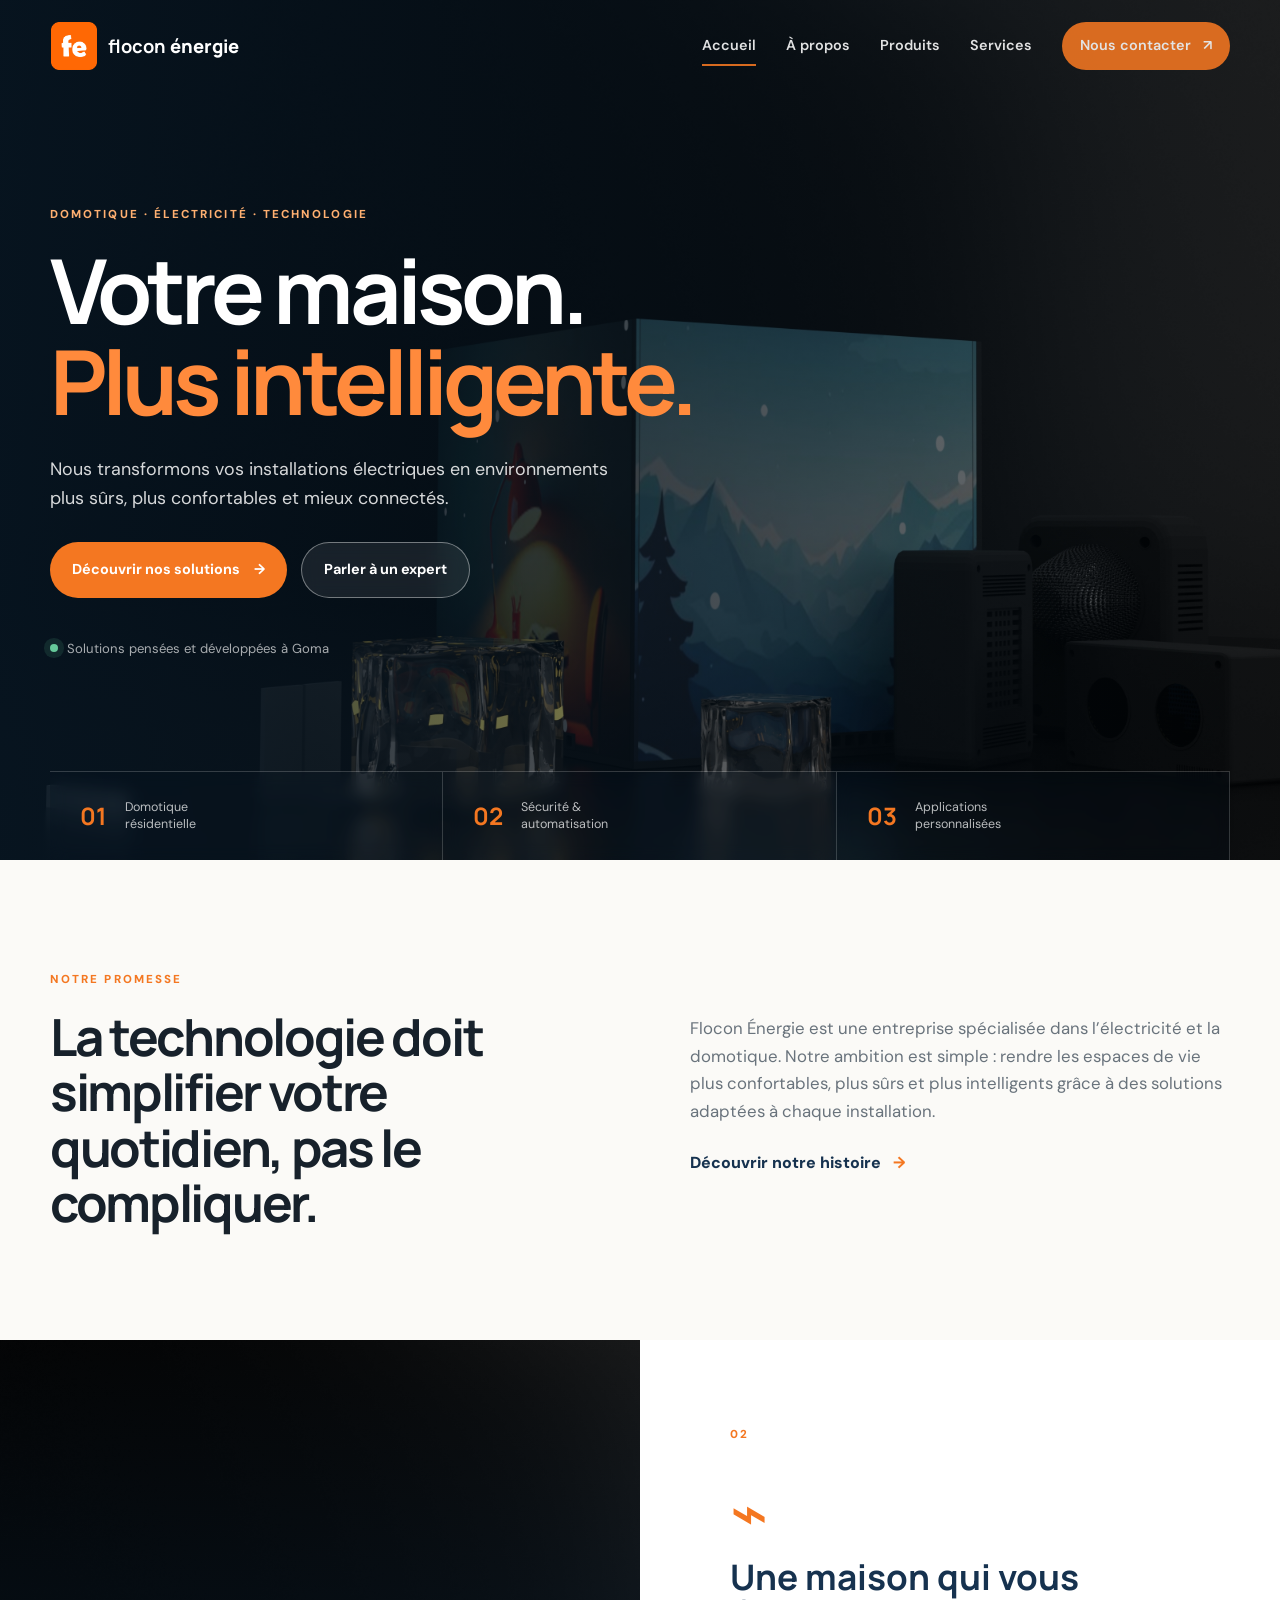
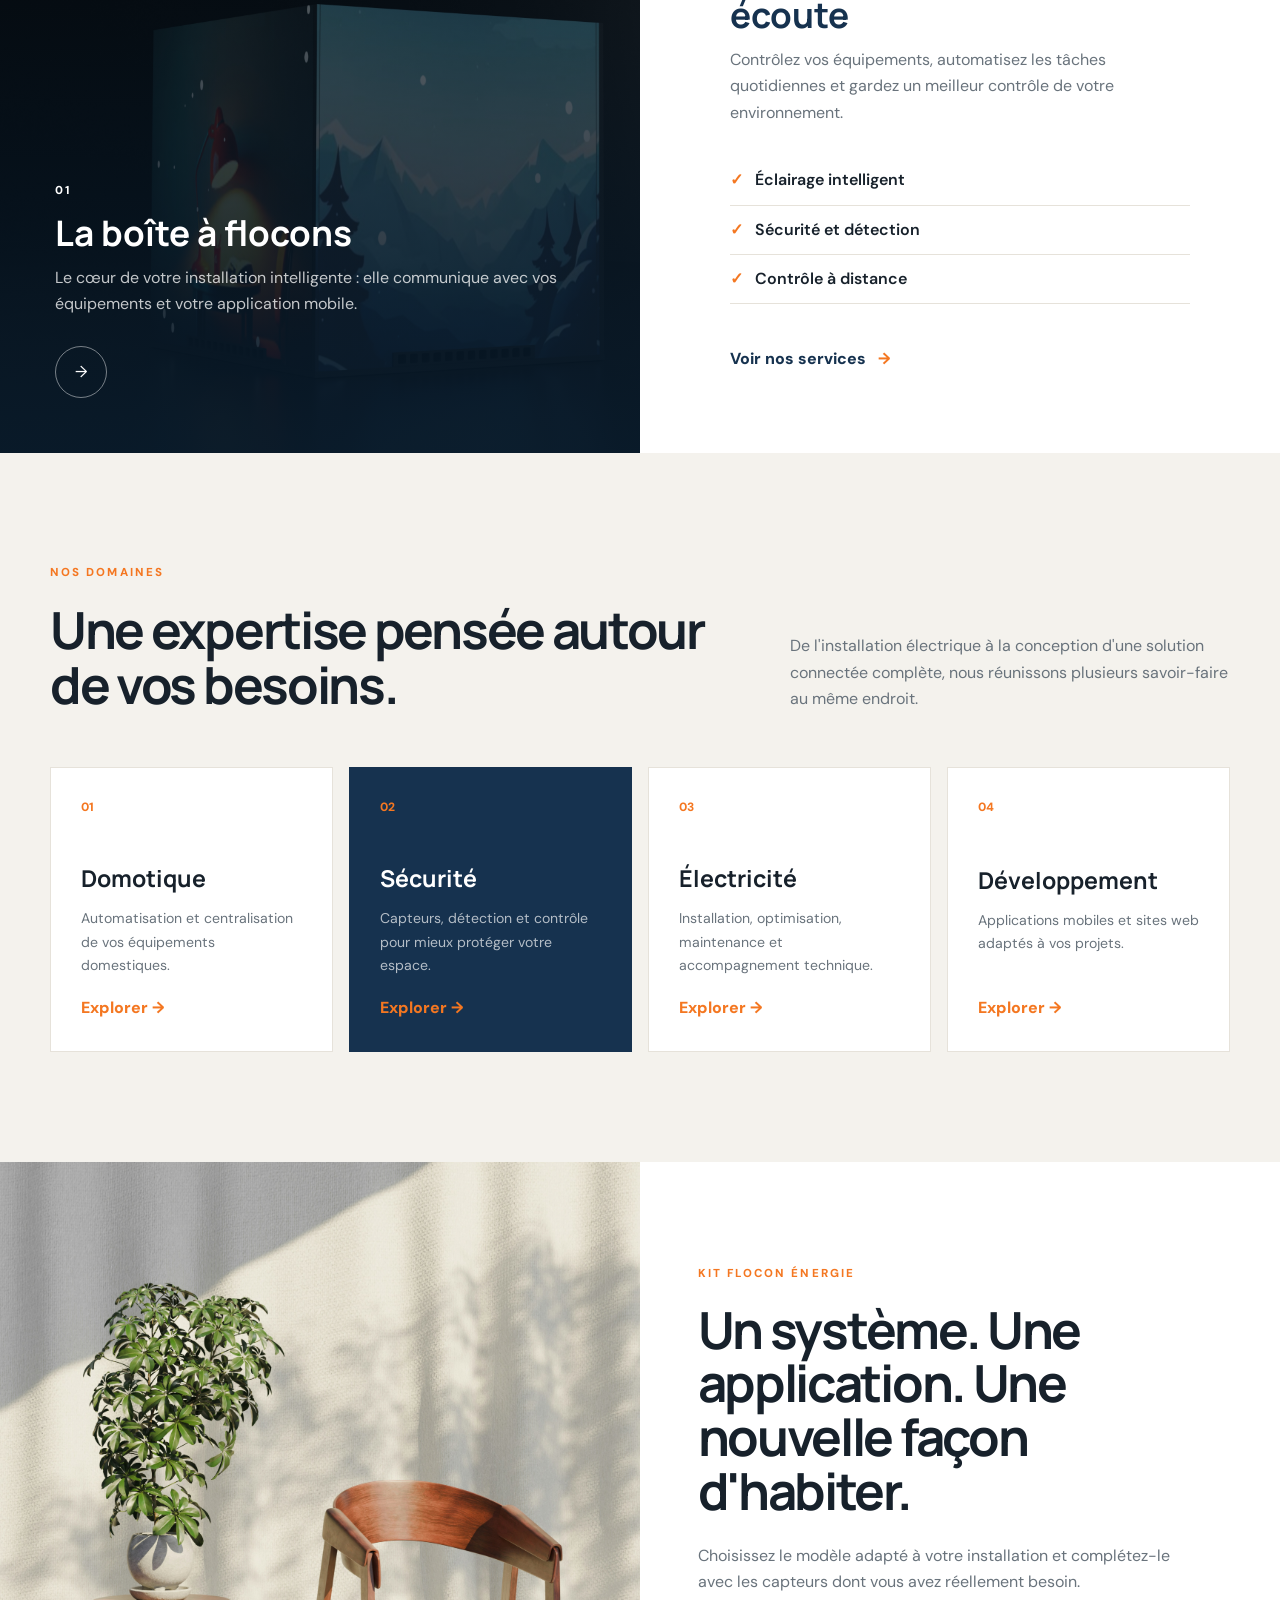
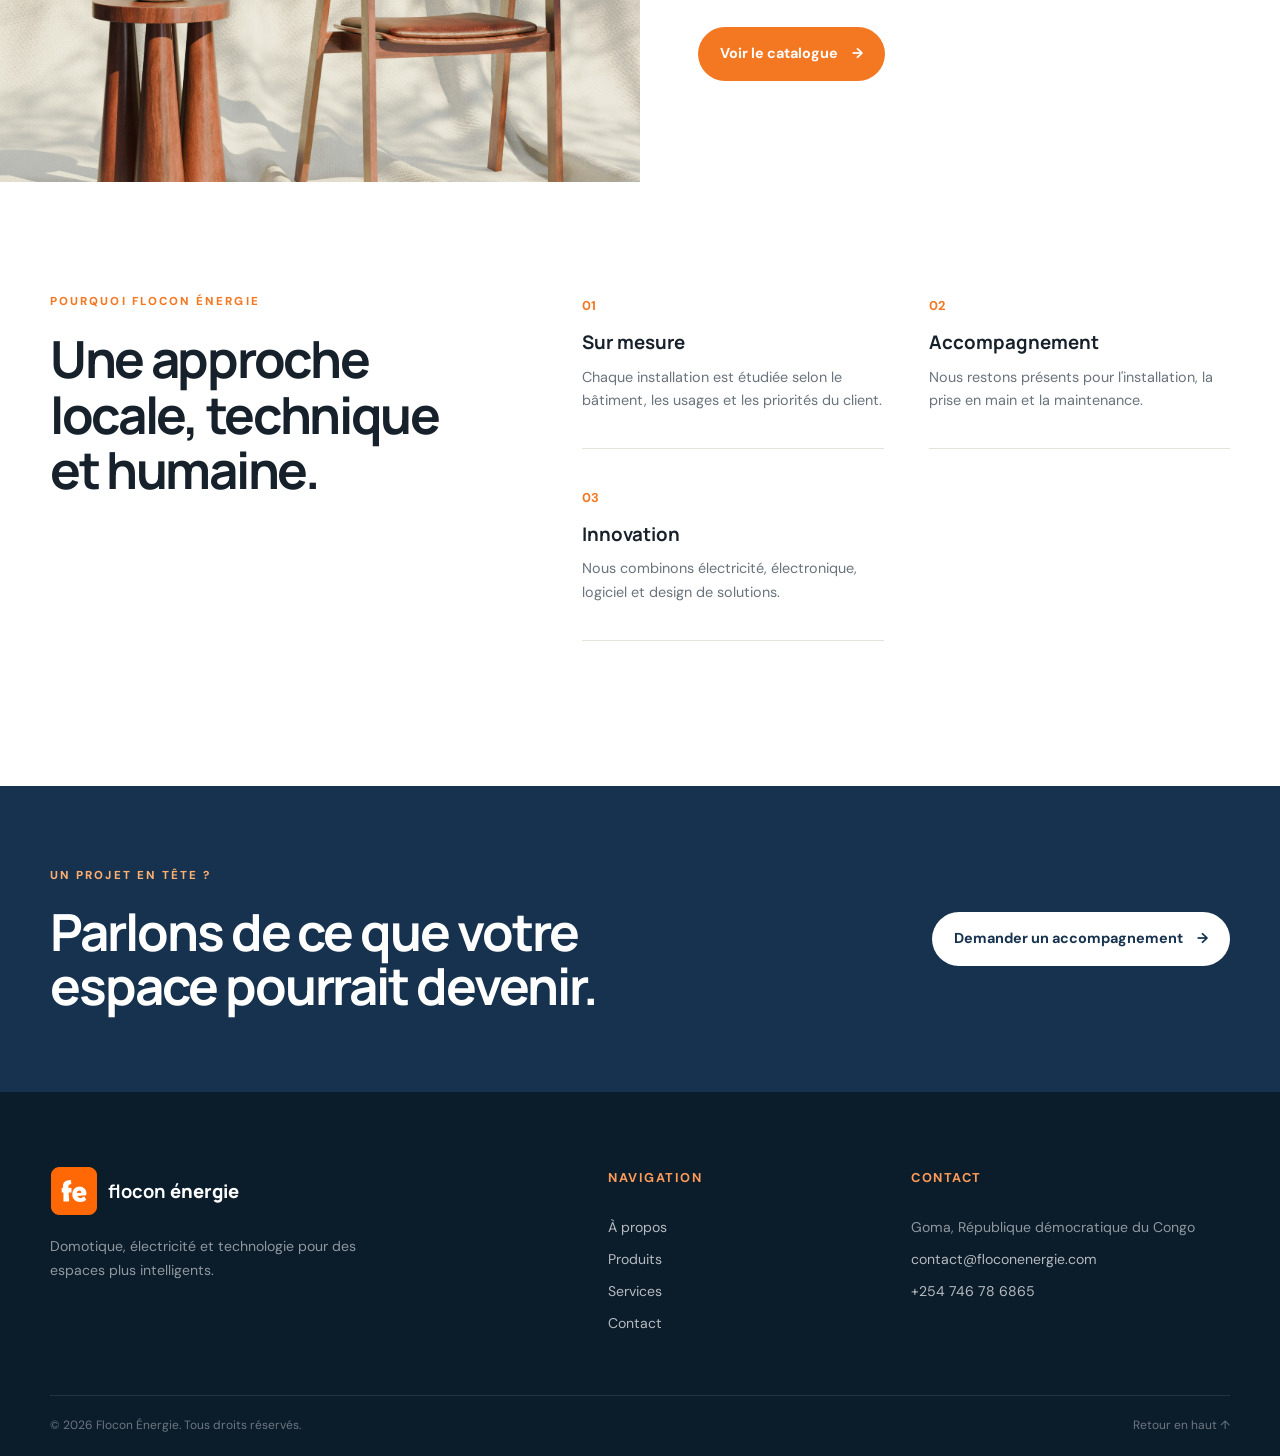
<file: index.html>
<!DOCTYPE html>
<html lang="fr">
<head>
  <meta charset="UTF-8">
  <meta name="viewport" content="width=device-width, initial-scale=1.0">
  <meta name="description" content="Flocon Énergie — domotique, installations électriques, sécurité et solutions technologiques à Goma.">
  <title>Flocon Énergie — Domotique & énergie intelligente</title>
  <link rel="icon" href="/assets/logo flocon energie.png">
  <link rel="stylesheet" href="index.css">
  <script defer src="script.js"></script>
</head>
<body>
  <div id="pageLoader" class="page-loader" aria-label="Chargement du site">
    <div class="loader-content">
        <img
            src="/assets/logo flocon energie.png"
            alt="Flocon Énergie"
            class="loader-logo"
        >

        <div class="loader-spinner"></div>

        <p class="loader-text">Chargement...</p>
    </div>
</div>
  <header class="site-header" id="top">
    <div class="container nav-wrap">
      <a class="brand" href="index.html" aria-label="Flocon Énergie, accueil">
        <img src="/assets/logo flocon energie.png" alt="Logo Flocon Énergie">
        <span>flocon <b>énergie</b></span>
      </a>
      <button class="menu-toggle" aria-label="Ouvrir le menu" aria-expanded="false">
        <span></span><span></span><span></span>
      </button>
      <nav class="main-nav" aria-label="Navigation principale">
        <a class="active" href="index.html">Accueil</a>
        <a href="a-propos.html">À propos</a>
        <a href="produits.html">Produits</a>
        <a href="services.html">Services</a>
        <a class="nav-contact" href="contact.html">Nous contacter <span>↗</span></a>
      </nav>
    </div>
  </header>

  <main>
    <section class="hero">
      <img class="hero-image" src="/assets/bbb.jpg" alt="Installation et technologie Flocon Énergie">
      <div class="hero-overlay"></div>
      <div class="container hero-content">
        <div class="eyebrow light">DOMOTIQUE · ÉLECTRICITÉ · TECHNOLOGIE</div>
        <h1>Votre maison.<br><em>Plus intelligente.</em></h1>
        <p>Nous transformons vos installations électriques en environnements plus sûrs, plus confortables et mieux connectés.</p>
        <div class="hero-actions">
          <a class="btn btn-primary" href="produits.html">Découvrir nos solutions <span>→</span></a>
          <a class="btn btn-ghost" href="contact.html">Parler à un expert</a>
        </div>
        <div class="hero-note"><span class="pulse"></span> Solutions pensées et développées à Goma</div>
      </div>
      <div class="hero-stats container">
        <div><strong>01</strong><span>Domotique<br>résidentielle</span></div>
        <div><strong>02</strong><span>Sécurité &<br>automatisation</span></div>
        <div><strong>03</strong><span>Applications<br>personnalisées</span></div>
      </div>
    </section>

    <section class="intro section">
      <div class="container two-col">
        <div>
          <div class="eyebrow">NOTRE PROMESSE</div>
          <h2>La technologie doit simplifier votre quotidien, pas le compliquer.</h2>
        </div>
        <div class="intro-copy">
          <p>Flocon Énergie est une entreprise spécialisée dans l’électricité et la domotique. Notre ambition est simple : rendre les espaces de vie plus confortables, plus sûrs et plus intelligents grâce à des solutions adaptées à chaque installation.</p>
          <a class="text-link" href="a-propos.html">Découvrir notre histoire <span>→</span></a>
        </div>
      </div>
    </section>

    <section class="feature-grid">
      <article class="feature-image" style="background-image:url('/assets/bcc.jpg')">
        <div class="feature-shade"></div>
        <div class="feature-content light">
          <span class="feature-number">01</span>
          <h3>La boîte à flocons</h3>
          <p>Le cœur de votre installation intelligente : elle communique avec vos équipements et votre application mobile.</p>
          <a href="produits.html" class="circle-link">→</a>
        </div>
      </article>
      <article class="feature-card">
        <span class="feature-number orange">02</span>
        <div class="feature-icon">⌁</div>
        <h3>Une maison qui vous écoute</h3>
        <p>Contrôlez vos équipements, automatisez les tâches quotidiennes et gardez un meilleur contrôle de votre environnement.</p>
        <ul class="check-list">
          <li>Éclairage intelligent</li>
          <li>Sécurité et détection</li>
          <li>Contrôle à distance</li>
        </ul>
        <a href="services.html" class="text-link">Voir nos services <span>→</span></a>
      </article>
    </section>

    <section class="solutions section">
      <div class="container">
        <div class="section-heading">
          <div>
            <div class="eyebrow">NOS DOMAINES</div>
            <h2>Une expertise pensée autour de vos besoins.</h2>
          </div>
          <p>De l'installation électrique à la conception d'une solution connectée complète, nous réunissons plusieurs savoir-faire au même endroit.</p>
        </div>
        <div class="solution-grid">
          <article class="solution-card"><span>01</span><h3>Domotique</h3><p>Automatisation et centralisation de vos équipements domestiques.</p><a href="services.html">Explorer →</a></article>
          <article class="solution-card featured"><span>02</span><h3>Sécurité</h3><p>Capteurs, détection et contrôle pour mieux protéger votre espace.</p><a href="services.html">Explorer →</a></article>
          <article class="solution-card"><span>03</span><h3>Électricité</h3><p>Installation, optimisation, maintenance et accompagnement technique.</p><a href="services.html">Explorer →</a></article>
          <article class="solution-card"><span>04</span><h3>Développement</h3><p>Applications mobiles et sites web adaptés à vos projets.</p><a href="services.html">Explorer →</a></article>
        </div>
      </div>
    </section>

    <section class="product-banner">
      <div class="product-banner-image" style="background-image:url('/assets/3dmodel.jpg')"></div>
      <div class="product-banner-content">
        <div class="eyebrow">KIT FLOCON ÉNERGIE</div>
        <h2>Un système. Une application. Une nouvelle façon d'habiter.</h2>
        <p>Choisissez le modèle adapté à votre installation et complétez-le avec les capteurs dont vous avez réellement besoin.</p>
        <a class="btn btn-primary" href="produits.html">Voir le catalogue <span>→</span></a>
      </div>
    </section>

    <section class="trust section">
      <div class="container trust-grid">
        <div>
          <div class="eyebrow">POURQUOI FLOCON ÉNERGIE</div>
          <h2>Une approche locale, technique et humaine.</h2>
        </div>
        <div class="trust-items">
          <div><strong>01</strong><h3>Sur mesure</h3><p>Chaque installation est étudiée selon le bâtiment, les usages et les priorités du client.</p></div>
          <div><strong>02</strong><h3>Accompagnement</h3><p>Nous restons présents pour l'installation, la prise en main et la maintenance.</p></div>
          <div><strong>03</strong><h3>Innovation</h3><p>Nous combinons électricité, électronique, logiciel et design de solutions.</p></div>
        </div>
      </div>
    </section>

    <section class="cta">
      <div class="container cta-inner">
        <div><div class="eyebrow light">UN PROJET EN TÊTE ?</div><h2>Parlons de ce que votre espace pourrait devenir.</h2></div>
        <a class="btn btn-light" href="contact.html">Demander un accompagnement <span>→</span></a>
      </div>
    </section>
  </main>

  <footer class="footer">
    <div class="container footer-grid">
      <div><a class="brand footer-brand" href="index.html"><img src="/assets/logo flocon energie.png" alt=""><span>flocon <b>énergie</b></span></a><p>Domotique, électricité et technologie pour des espaces plus intelligents.</p></div>
      <div><h4>Navigation</h4><a href="a-propos.html">À propos</a><a href="produits.html">Produits</a><a href="services.html">Services</a><a href="contact.html">Contact</a></div>
      <div><h4>Contact</h4><p>Goma, République démocratique du Congo</p><a href="mailto:lubulahubert@gmail.com">contact@floconenergie.com</a><a href="tel:+254746786865">+254 746 78 6865</a></div>
    </div>
    <div class="container footer-bottom"><span>© <span id="year"></span> Flocon Énergie. Tous droits réservés.</span><a href="#top">Retour en haut ↑</a></div>
  </footer>
</body>
</html>
</file>
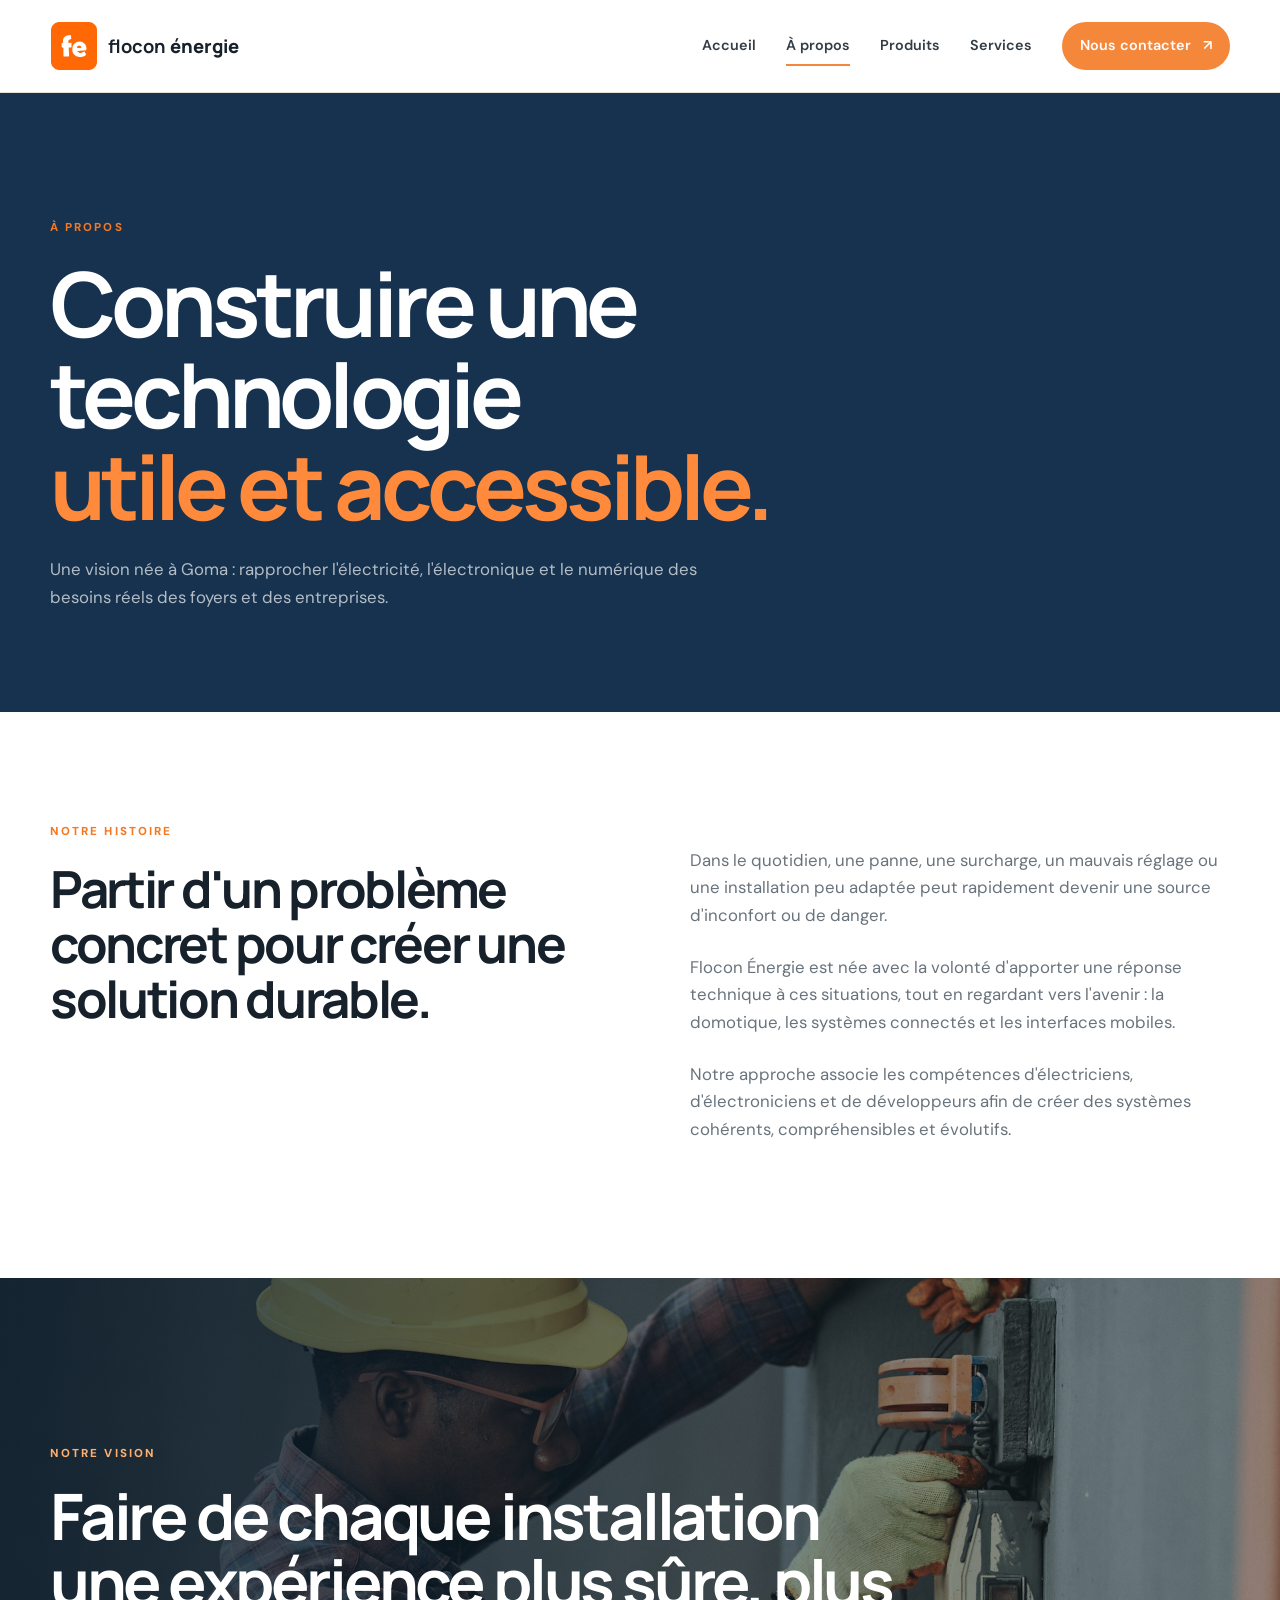
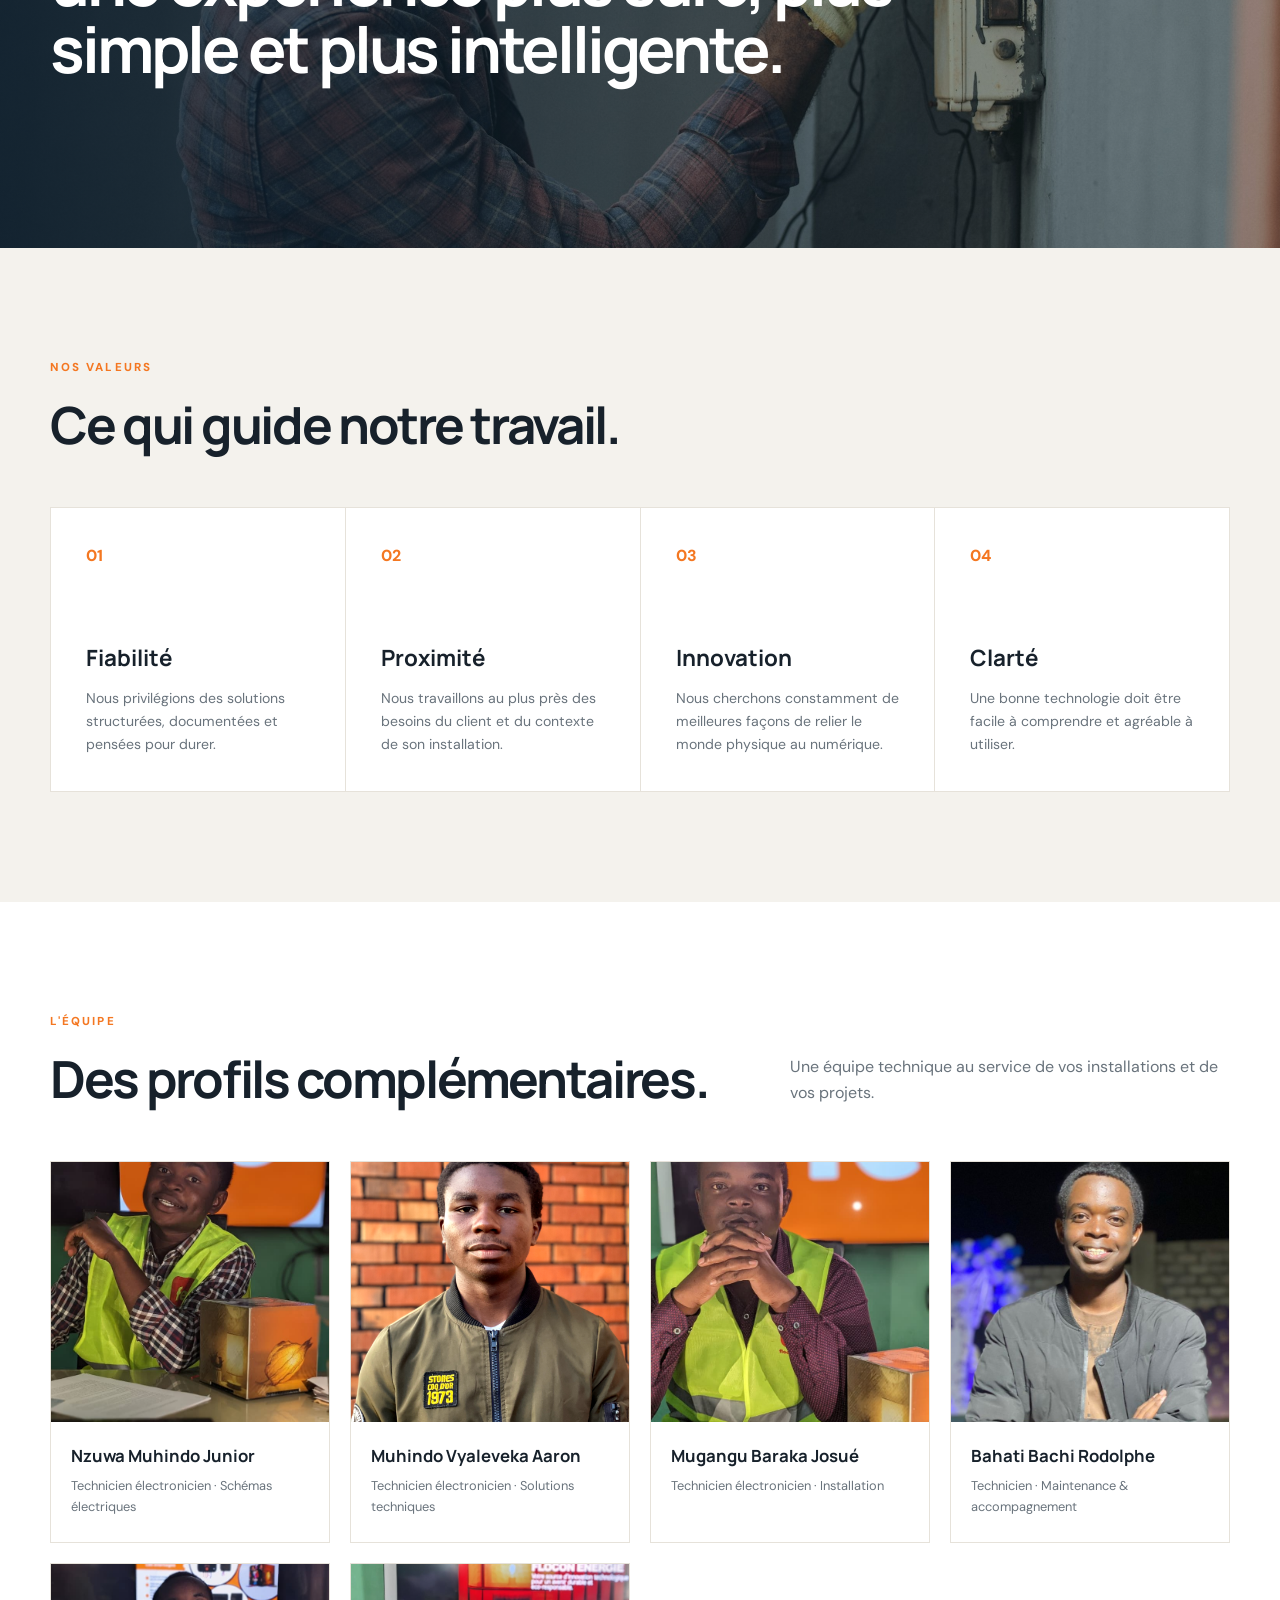
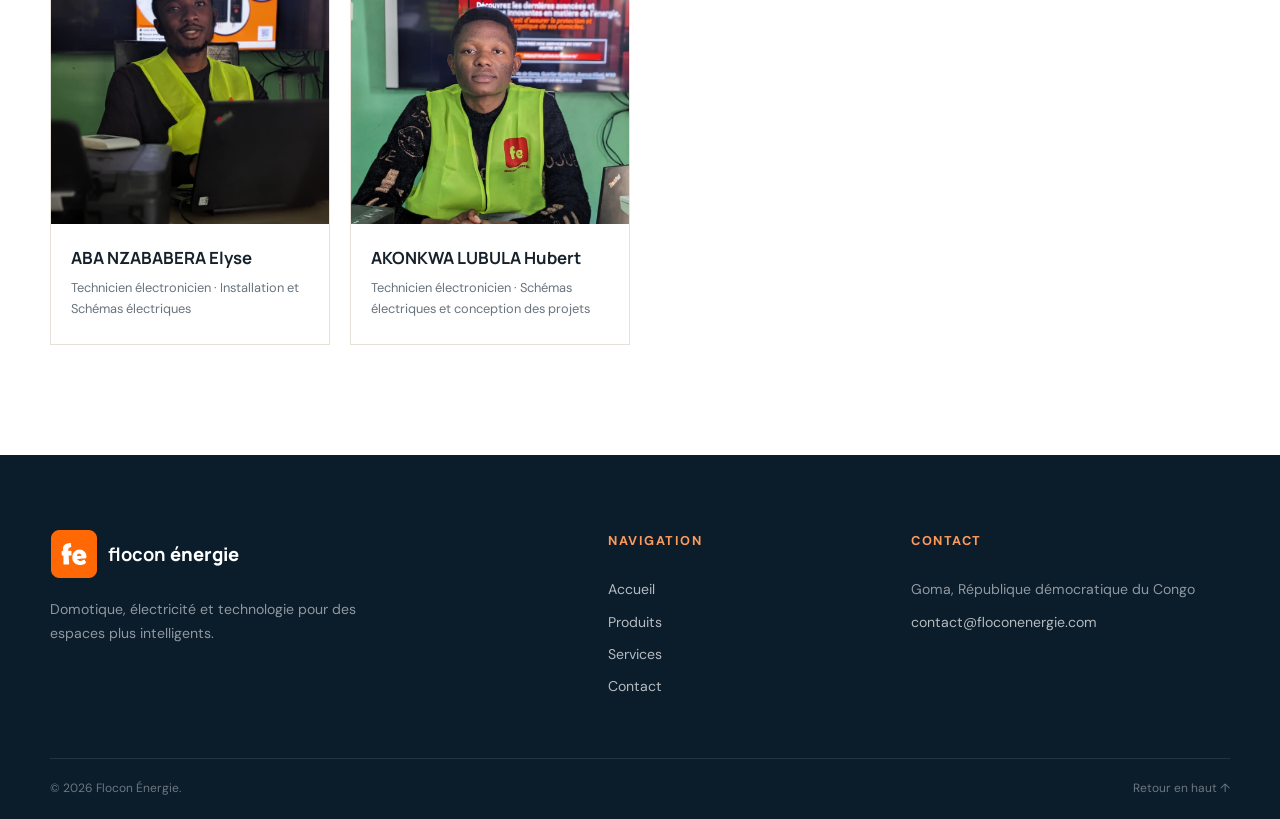
<file: a-propos.html>
<!DOCTYPE html>
<html lang="fr">

<head>
    <meta charset="UTF-8">

    <meta
        name="viewport"
        content="width=device-width, initial-scale=1.0"
    >

    <meta
        name="description"
        content="Découvrez Flocon Énergie, son histoire, sa vision et son équipe."
    >

    <title>À propos — Flocon Énergie</title>

    <link
        rel="icon"
        href="/assets/logo flocon energie.png"
    >

    <link
        rel="stylesheet"
        href="index.css"
    >

    <script
        defer
        src="script.js"
    ></script>
</head>

<body>
    <div id="pageLoader" class="page-loader" aria-label="Chargement du site">
    <div class="loader-content">
        <img
            src="/assets/logo flocon energie.png"
            alt="Flocon Énergie"
            class="loader-logo"
        >

        <div class="loader-spinner"></div>

        <p class="loader-text">Chargement...</p>
    </div>
</div>

    <!-- =====================================================
         HEADER / NAVIGATION
         ===================================================== -->

    <header class="site-header inner-header">

        <div class="container nav-wrap">

            <a
                class="brand"
                href="index.html"
            >
                <img
                    src="/assets/logo flocon energie.png"
                    alt="Logo Flocon Énergie"
                >

                <span>
                    flocon <b>énergie</b>
                </span>
            </a>


            <!-- Mobile Menu Button -->

            <button
                class="menu-toggle"
                aria-label="Ouvrir le menu"
                aria-expanded="false"
            >
                <span></span>
                <span></span>
                <span></span>
            </button>


            <!-- Main Navigation -->

            <nav class="main-nav">

                <a href="index.html">
                    Accueil
                </a>

                <a
                    class="active"
                    href="a-propos.html"
                >
                    À propos
                </a>

                <a href="produits.html">
                    Produits
                </a>

                <a href="services.html">
                    Services
                </a>

                <a
                    class="nav-contact"
                    href="contact.html"
                >
                    Nous contacter
                    <span>↗</span>
                </a>

            </nav>

        </div>

    </header>


    <!-- =====================================================
         MAIN CONTENT
         ===================================================== -->

    <main>


        <!-- =================================================
             PAGE HERO
             ================================================= -->

        <section class="page-hero">

            <div class="container">

                <div class="eyebrow">
                    À PROPOS
                </div>

                <h1>
                    Construire une technologie
                    <br>
                    <em>utile et accessible.</em>
                </h1>

                <p>
                    Une vision née à Goma : rapprocher l'électricité,
                    l'électronique et le numérique des besoins réels
                    des foyers et des entreprises.
                </p>

            </div>

        </section>


        <!-- =================================================
             OUR STORY
             ================================================= -->

        <section class="story section">

            <div class="container two-col">

                <div>

                    <div class="eyebrow">
                        NOTRE HISTOIRE
                    </div>

                    <h2>
                        Partir d'un problème concret pour créer
                        une solution durable.
                    </h2>

                </div>


                <div class="rich-copy">

                    <p>
                        Dans le quotidien, une panne, une surcharge,
                        un mauvais réglage ou une installation peu
                        adaptée peut rapidement devenir une source
                        d'inconfort ou de danger.
                    </p>

                    <p>
                        Flocon Énergie est née avec la volonté
                        d'apporter une réponse technique à ces
                        situations, tout en regardant vers l'avenir :
                        la domotique, les systèmes connectés et les
                        interfaces mobiles.
                    </p>

                    <p>
                        Notre approche associe les compétences
                        d'électriciens, d'électroniciens et de
                        développeurs afin de créer des systèmes
                        cohérents, compréhensibles et évolutifs.
                    </p>

                </div>

            </div>

        </section>


        <!-- =================================================
             OUR VISION
             ================================================= -->

        <section class="about-image">

            <div class="about-image-inner">

                <div class="eyebrow light">
                    NOTRE VISION
                </div>

                <h2>
                    Faire de chaque installation une expérience
                    plus sûre, plus simple et plus intelligente.
                </h2>

            </div>

        </section>


        <!-- =================================================
             VALUES
             ================================================= -->

        <section class="values section">

            <div class="container">

                <div class="section-heading">

                    <div>

                        <div class="eyebrow">
                            NOS VALEURS
                        </div>

                        <h2>
                            Ce qui guide notre travail.
                        </h2>

                    </div>

                </div>


                <div class="value-grid">


                    <!-- Value 01 -->

                    <article>

                        <span>
                            01
                        </span>

                        <h3>
                            Fiabilité
                        </h3>

                        <p>
                            Nous privilégions des solutions
                            structurées, documentées et pensées
                            pour durer.
                        </p>

                    </article>


                    <!-- Value 02 -->

                    <article>

                        <span>
                            02
                        </span>

                        <h3>
                            Proximité
                        </h3>

                        <p>
                            Nous travaillons au plus près des
                            besoins du client et du contexte
                            de son installation.
                        </p>

                    </article>


                    <!-- Value 03 -->

                    <article>

                        <span>
                            03
                        </span>

                        <h3>
                            Innovation
                        </h3>

                        <p>
                            Nous cherchons constamment de meilleures
                            façons de relier le monde physique
                            au numérique.
                        </p>

                    </article>


                    <!-- Value 04 -->

                    <article>

                        <span>
                            04
                        </span>

                        <h3>
                            Clarté
                        </h3>

                        <p>
                            Une bonne technologie doit être facile
                            à comprendre et agréable à utiliser.
                        </p>

                    </article>

                </div>

            </div>

        </section>


        <!-- =================================================
             TEAM
             ================================================= -->

        <section class="team section">

            <div class="container">

                <div class="section-heading">

                    <div>

                        <div class="eyebrow">
                            L'ÉQUIPE
                        </div>

                        <h2>
                            Des profils complémentaires.
                        </h2>

                    </div>

                    <p>
                        Une équipe technique au service de vos
                        installations et de vos projets.
                    </p>

                </div>


                <div class="team-grid">


                    <!-- Team Member 01 -->

                    <article>

                        <img
                            src="/assets/NZ.jpeg"
                            alt="Nzuwa Muhindo Junior"
                        >

                        <h3>
                            Nzuwa Muhindo Junior
                        </h3>

                        <p>
                            Technicien électronicien · Schémas électriques
                        </p>

                    </article>


                    <!-- Team Member 02 -->

                    <article>

                        <img
                            src="/assets//aruni3.png"
                            alt="Muhindo Vyaleveka Aaron"
                        >

                        <h3>
                            Muhindo Vyaleveka Aaron
                        </h3>

                        <p>
                            Technicien électronicien · Solutions techniques
                        </p>

                    </article>


                    <!-- Team Member 03 -->

                    <article>

                        <img
                            src="/assets/Josu.jpeg"
                            alt="Mugangu Baraka Josué"
                        >

                        <h3>
                            Mugangu Baraka Josué
                        </h3>

                        <p>
                            Technicien électronicien · Installation
                        </p>

                    </article>


                    <!-- Team Member 04 -->

                    <article>

                        <img
                            src="/assets/rodo.jpg"
                            alt="Bahati Bachi Rodolphe"
                        >

                        <h3>
                            Bahati Bachi Rodolphe
                        </h3>

                        <p>
                            Technicien · Maintenance & accompagnement
                        </p>

                    </article>
                    <!-- Team Member 05 -->

                    <article>

                        <img
                            src="/assets/aba.jpeg"
                            alt="ABA NZABABERA Elyse"
                        >

                        <h3>
                            ABA NZABABERA Elyse
                        </h3>

                        <p>
                            Technicien électronicien · Installation et Schémas électriques
                        </p>

                    </article>
                    <!-- Team Member 06 -->

                    <article>

                        <img
                            src="/assets/hb.jpeg"
                            alt="AKONKWA LUBULA Hubert"
                        >

                        <h3>
                            AKONKWA LUBULA Hubert
                        </h3>

                        <p>
                            Technicien électronicien · Schémas électriques et conception des projets
                        </p>

                    </article>


                </div>

            </div>

        </section>

    </main>


    <!-- =====================================================
         FOOTER
         ===================================================== -->

    <footer class="footer">

        <div class="container footer-grid">


            <!-- Footer Brand -->

            <div>

                <a
                    class="brand footer-brand"
                    href="index.html"
                >

                    <img
                        src="/assets/logo flocon energie.png"
                        alt=""
                    >

                    <span>
                        flocon <b>énergie</b>
                    </span>

                </a>

                <p>
                    Domotique, électricité et technologie pour
                    des espaces plus intelligents.
                </p>

            </div>


            <!-- Footer Navigation -->

            <div>

                <h4>
                    Navigation
                </h4>

                <a href="index.html">
                    Accueil
                </a>

                <a href="produits.html">
                    Produits
                </a>

                <a href="services.html">
                    Services
                </a>

                <a href="contact.html">
                    Contact
                </a>

            </div>


            <!-- Footer Contact -->

            <div>

                <h4>
                    Contact
                </h4>

                <p>
                    Goma, République démocratique du Congo
                </p>

                <a href="mailto:lubulahubert@gmail.com">
                    contact@floconenergie.com
                </a>

            </div>

        </div>


        <!-- Footer Bottom -->

        <div class="container footer-bottom">

            <span>
                © <span id="year"></span> Flocon Énergie.
            </span>

            <a href="#top">
                Retour en haut ↑
            </a>

        </div>

    </footer>

</body>

</html>
</file>
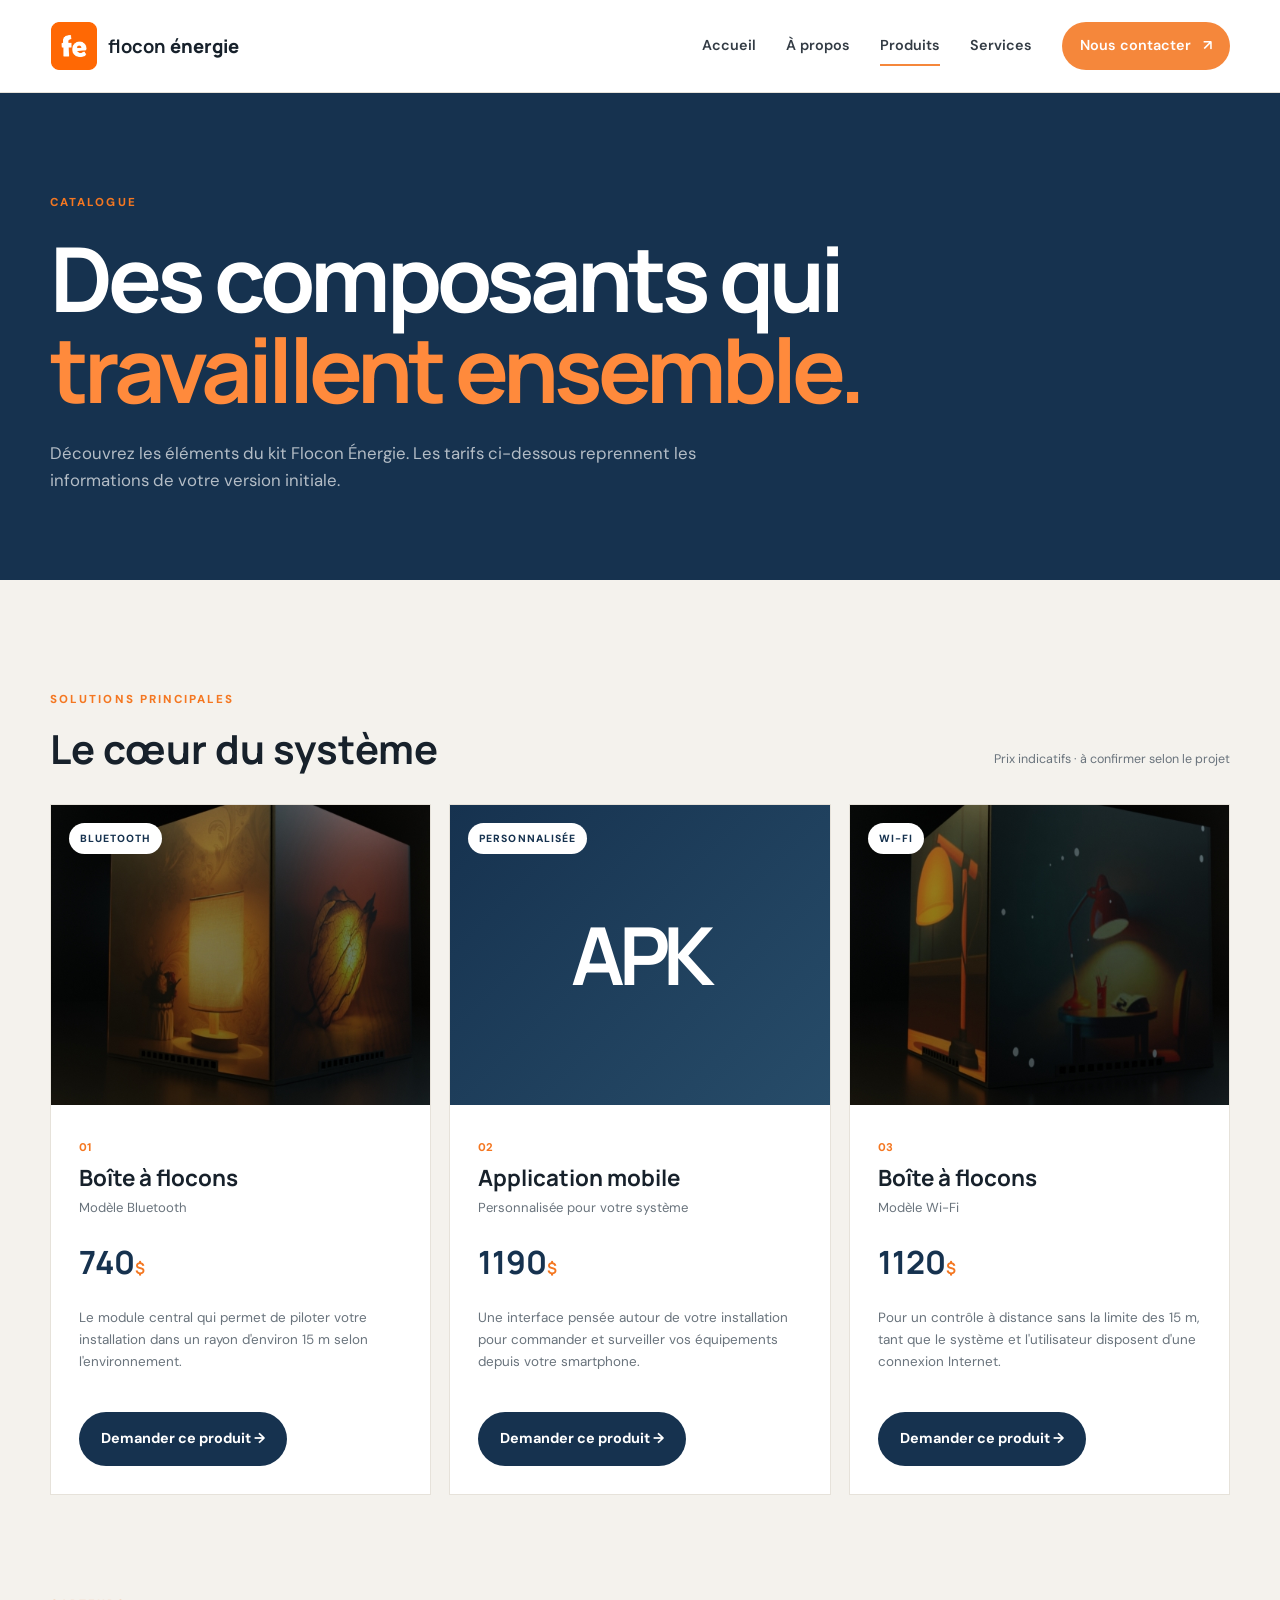
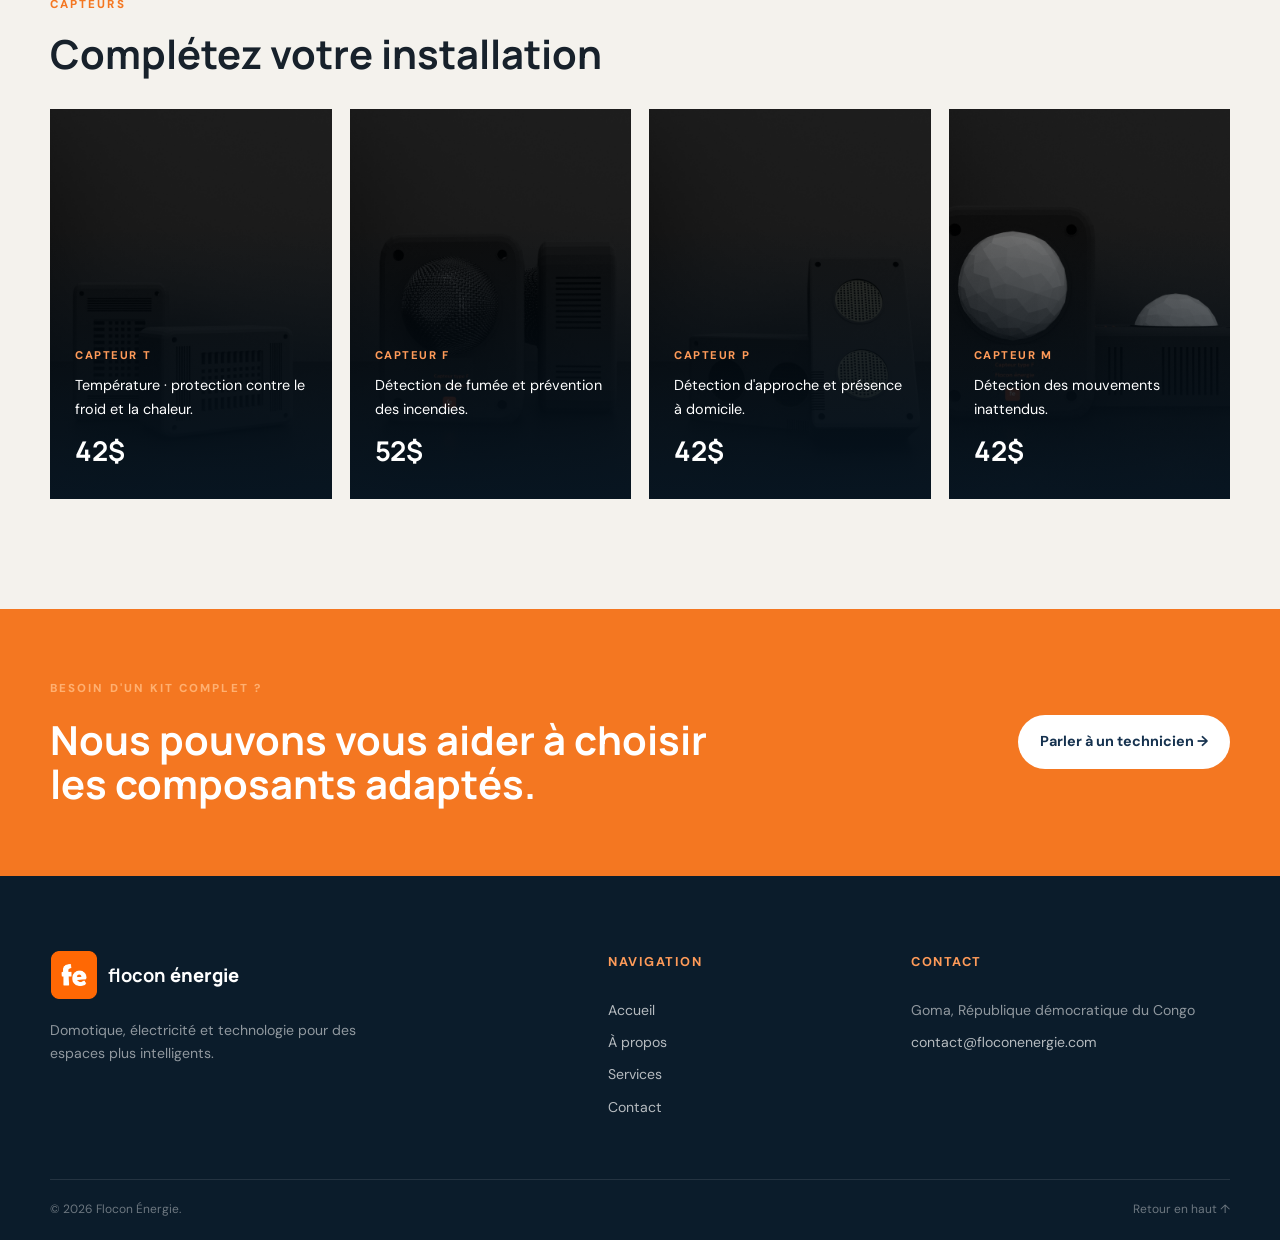
<file: produits.html>
<!DOCTYPE html>
<html lang="fr">

<head>
    <meta charset="UTF-8">

    <meta
        name="viewport"
        content="width=device-width, initial-scale=1.0"
    >

    <meta
        name="description"
        content="Catalogue des produits Flocon Énergie : boîtes à flocons, application mobile et capteurs."
    >

    <title>Produits — Flocon Énergie</title>

    <link
        rel="icon"
        href="/assets/logo flocon energie.png"
    >

    <link
        rel="stylesheet"
        href="index.css"
    >

    <script
        defer
        src="script.js"
    ></script>
</head>

<body>
    <div id="pageLoader" class="page-loader" aria-label="Chargement du site">
    <div class="loader-content">
        <img
            src="/assets/logo flocon energie.png"
            alt="Flocon Énergie"
            class="loader-logo"
        >

        <div class="loader-spinner"></div>

        <p class="loader-text">Chargement...</p>
    </div>
</div>

    <!-- =========================================
         HEADER / NAVIGATION
    ========================================== -->

    <header class="site-header inner-header">

        <div class="container nav-wrap">

            <a
                class="brand"
                href="index.html"
            >
                <img
                    src="/assets/logo flocon energie.png"
                    alt=""
                >

                <span>
                    flocon <b>énergie</b>
                </span>
            </a>

            <button
                class="menu-toggle"
                aria-label="Ouvrir le menu"
                aria-expanded="false"
            >
                <span></span>
                <span></span>
                <span></span>
            </button>

            <nav class="main-nav">

                <a href="index.html">
                    Accueil
                </a>

                <a href="a-propos.html">
                    À propos
                </a>

                <a
                    class="active"
                    href="produits.html"
                >
                    Produits
                </a>

                <a href="services.html">
                    Services
                </a>

                <a
                    class="nav-contact"
                    href="contact.html"
                >
                    Nous contacter
                    <span>↗</span>
                </a>

            </nav>

        </div>

    </header>


    <main>

        <!-- =========================================
             PAGE HERO
        ========================================== -->

        <section class="page-hero compact">

            <div class="container">

                <div class="eyebrow">
                    CATALOGUE
                </div>

                <h1>
                    Des composants qui
                    <br>
                    <em>travaillent ensemble.</em>
                </h1>

                <p>
                    Découvrez les éléments du kit Flocon Énergie.
                    Les tarifs ci-dessous reprennent les informations
                    de votre version initiale.
                </p>

            </div>

        </section>


        <!-- =========================================
             CATALOGUE
        ========================================== -->

        <section class="catalogue section">

            <div class="container">

                <!-- SOLUTIONS PRINCIPALES -->

                <div class="catalogue-toolbar">

                    <div>

                        <div class="eyebrow">
                            SOLUTIONS PRINCIPALES
                        </div>

                        <h2>
                            Le cœur du système
                        </h2>

                    </div>

                    <span class="catalogue-note">
                        Prix indicatifs · à confirmer selon le projet
                    </span>

                </div>


                <!-- PRODUITS PRINCIPAUX -->

                <div class="product-grid">

                    <!-- Produit 01 -->

                    <article class="product-card large">

                        <div
                            class="product-photo"
                            style="background-image: url('/assets/mod1.jpg')"
                        >
                            <span class="product-tag">
                                BLUETOOTH
                            </span>
                        </div>

                        <div class="product-info">

                            <div>

                                <span class="product-index">
                                    01
                                </span>

                                <h3>
                                    Boîte à flocons
                                </h3>

                                <p>
                                    Modèle Bluetooth
                                </p>

                            </div>

                            <strong class="price">
                                740<span>$</span>
                            </strong>

                            <p class="product-description">
                                Le module central qui permet de piloter
                                votre installation dans un rayon
                                d'environ 15 m selon l'environnement.
                            </p>

                            <a
                                class="btn btn-dark"
                                href="contact.html"
                            >
                                Demander ce produit →
                            </a>

                        </div>

                    </article>


                    <!-- Produit 02 -->

                    <article class="product-card large">

                        <div class="product-photo app-photo">

                            <span class="product-tag">
                                PERSONNALISÉE
                            </span>

                            <strong>
                                APK
                            </strong>

                        </div>

                        <div class="product-info">

                            <div>

                                <span class="product-index">
                                    02
                                </span>

                                <h3>
                                    Application mobile
                                </h3>

                                <p>
                                    Personnalisée pour votre système
                                </p>

                            </div>

                            <strong class="price">
                                1190<span>$</span>
                            </strong>

                            <p class="product-description">
                                Une interface pensée autour de votre
                                installation pour commander et surveiller
                                vos équipements depuis votre smartphone.
                            </p>

                            <a
                                class="btn btn-dark"
                                href="contact.html"
                            >
                                Demander ce produit →
                            </a>

                        </div>

                    </article>


                    <!-- Produit 03 -->

                    <article class="product-card large">

                        <div
                            class="product-photo"
                            style="background-image: url('/assets//four.jpg')"
                        >
                            <span class="product-tag">
                                WI-FI
                            </span>
                        </div>

                        <div class="product-info">

                            <div>

                                <span class="product-index">
                                    03
                                </span>

                                <h3>
                                    Boîte à flocons
                                </h3>

                                <p>
                                    Modèle Wi-Fi
                                </p>

                            </div>

                            <strong class="price">
                                1120<span>$</span>
                            </strong>

                            <p class="product-description">
                                Pour un contrôle à distance sans la limite
                                des 15 m, tant que le système et l'utilisateur
                                disposent d'une connexion Internet.
                            </p>

                            <a
                                class="btn btn-dark"
                                href="contact.html"
                            >
                                Demander ce produit →
                            </a>

                        </div>

                    </article>

                </div>


                <!-- =========================================
                     CAPTEURS
                ========================================== -->

                <div class="catalogue-toolbar sensor-heading">

                    <div>

                        <div class="eyebrow">
                            CAPTEURS
                        </div>

                        <h2>
                            Complétez votre installation
                        </h2>

                    </div>

                </div>


                <!-- GRILLE DES CAPTEURS -->

                <div class="sensor-grid">

                    <!-- Capteur température -->

                    <article
                        class="sensor-card"
                        style="background-image: url('/assets/typet.jpg')"
                    >

                        <div>

                            <span>
                                CAPTEUR T
                            </span>

                            <p>
                                Température · protection contre
                                le froid et la chaleur.
                            </p>

                            <strong>
                                42$
                            </strong>

                        </div>

                    </article>


                    <!-- Capteur fumée -->

                    <article
                        class="sensor-card"
                        style="background-image: url('/assets/fum.jpg')"
                    >

                        <div>

                            <span>
                                CAPTEUR F
                            </span>

                            <p>
                                Détection de fumée et prévention
                                des incendies.
                            </p>

                            <strong>
                                52$
                            </strong>

                        </div>

                    </article>


                    <!-- Capteur présence -->

                    <article
                        class="sensor-card"
                        style="background-image: url('/assets/typep.jpg')"
                    >

                        <div>

                            <span>
                                CAPTEUR P
                            </span>

                            <p>
                                Détection d'approche et présence à domicile.
                            </p>

                            <strong>
                                42$
                            </strong>

                        </div>

                    </article>


                    <!-- Capteur mouvement -->

                    <article
                        class="sensor-card"
                        style="background-image: url('/assets/typem.jpg')"
                    >

                        <div>

                            <span>
                                CAPTEUR M
                            </span>

                            <p>
                                Détection des mouvements inattendus.
                            </p>

                            <strong>
                                42$
                            </strong>

                        </div>

                    </article>

                </div>

            </div>

        </section>


        <!-- =========================================
             INFORMATION / CTA
        ========================================== -->

        <section class="info-strip">

            <div class="container">

                <div>

                    <div class="eyebrow light">
                        BESOIN D'UN KIT COMPLET ?
                    </div>

                    <h2>
                        Nous pouvons vous aider à choisir
                        les composants adaptés.
                    </h2>

                </div>

                <a
                    class="btn btn-light"
                    href="contact.html"
                >
                    Parler à un technicien →
                </a>

            </div>

        </section>

    </main>


    <!-- =========================================
         FOOTER
    ========================================== -->

    <footer class="footer">

        <div class="container footer-grid">

            <!-- Brand -->

            <div>

                <a
                    class="brand footer-brand"
                    href="index.html"
                >
                    <img
                        src="/assets/logo flocon energie.png"
                        alt=""
                    >

                    <span>
                        flocon <b>énergie</b>
                    </span>
                </a>

                <p>
                    Domotique, électricité et technologie pour
                    des espaces plus intelligents.
                </p>

            </div>


            <!-- Navigation -->

            <div>

                <h4>
                    Navigation
                </h4>

                <a href="index.html">
                    Accueil
                </a>

                <a href="a-propos.html">
                    À propos
                </a>

                <a href="services.html">
                    Services
                </a>

                <a href="contact.html">
                    Contact
                </a>

            </div>


            <!-- Contact -->

            <div>

                <h4>
                    Contact
                </h4>

                <p>
                    Goma, République démocratique du Congo
                </p>

                <a href="mailto:lubulahubert@gmail.com">
                    contact@floconenergie.com
                </a>

            </div>

        </div>


        <!-- Footer bottom -->

        <div class="container footer-bottom">

            <span>
                ©
                <span id="year"></span>
                Flocon Énergie.
            </span>

            <a href="#top">
                Retour en haut ↑
            </a>

        </div>

    </footer>

</body>

</html>
</file>
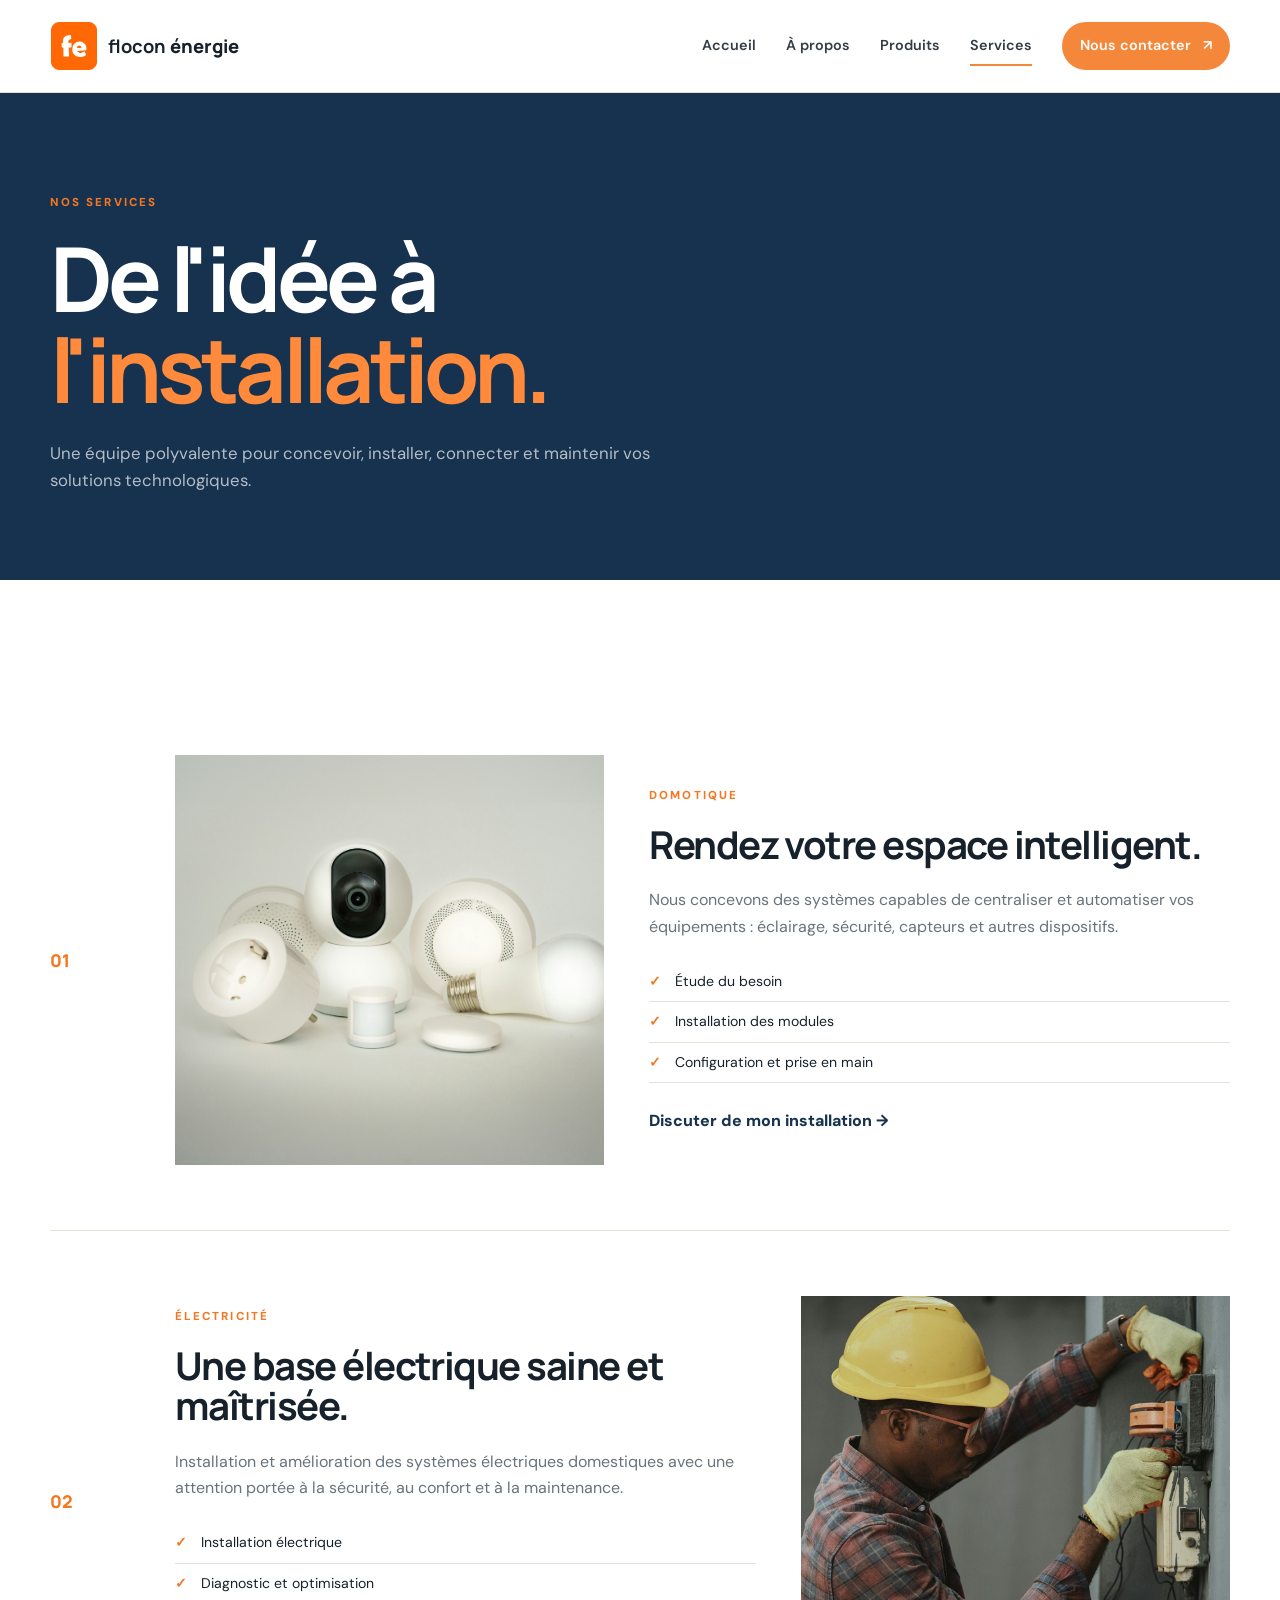
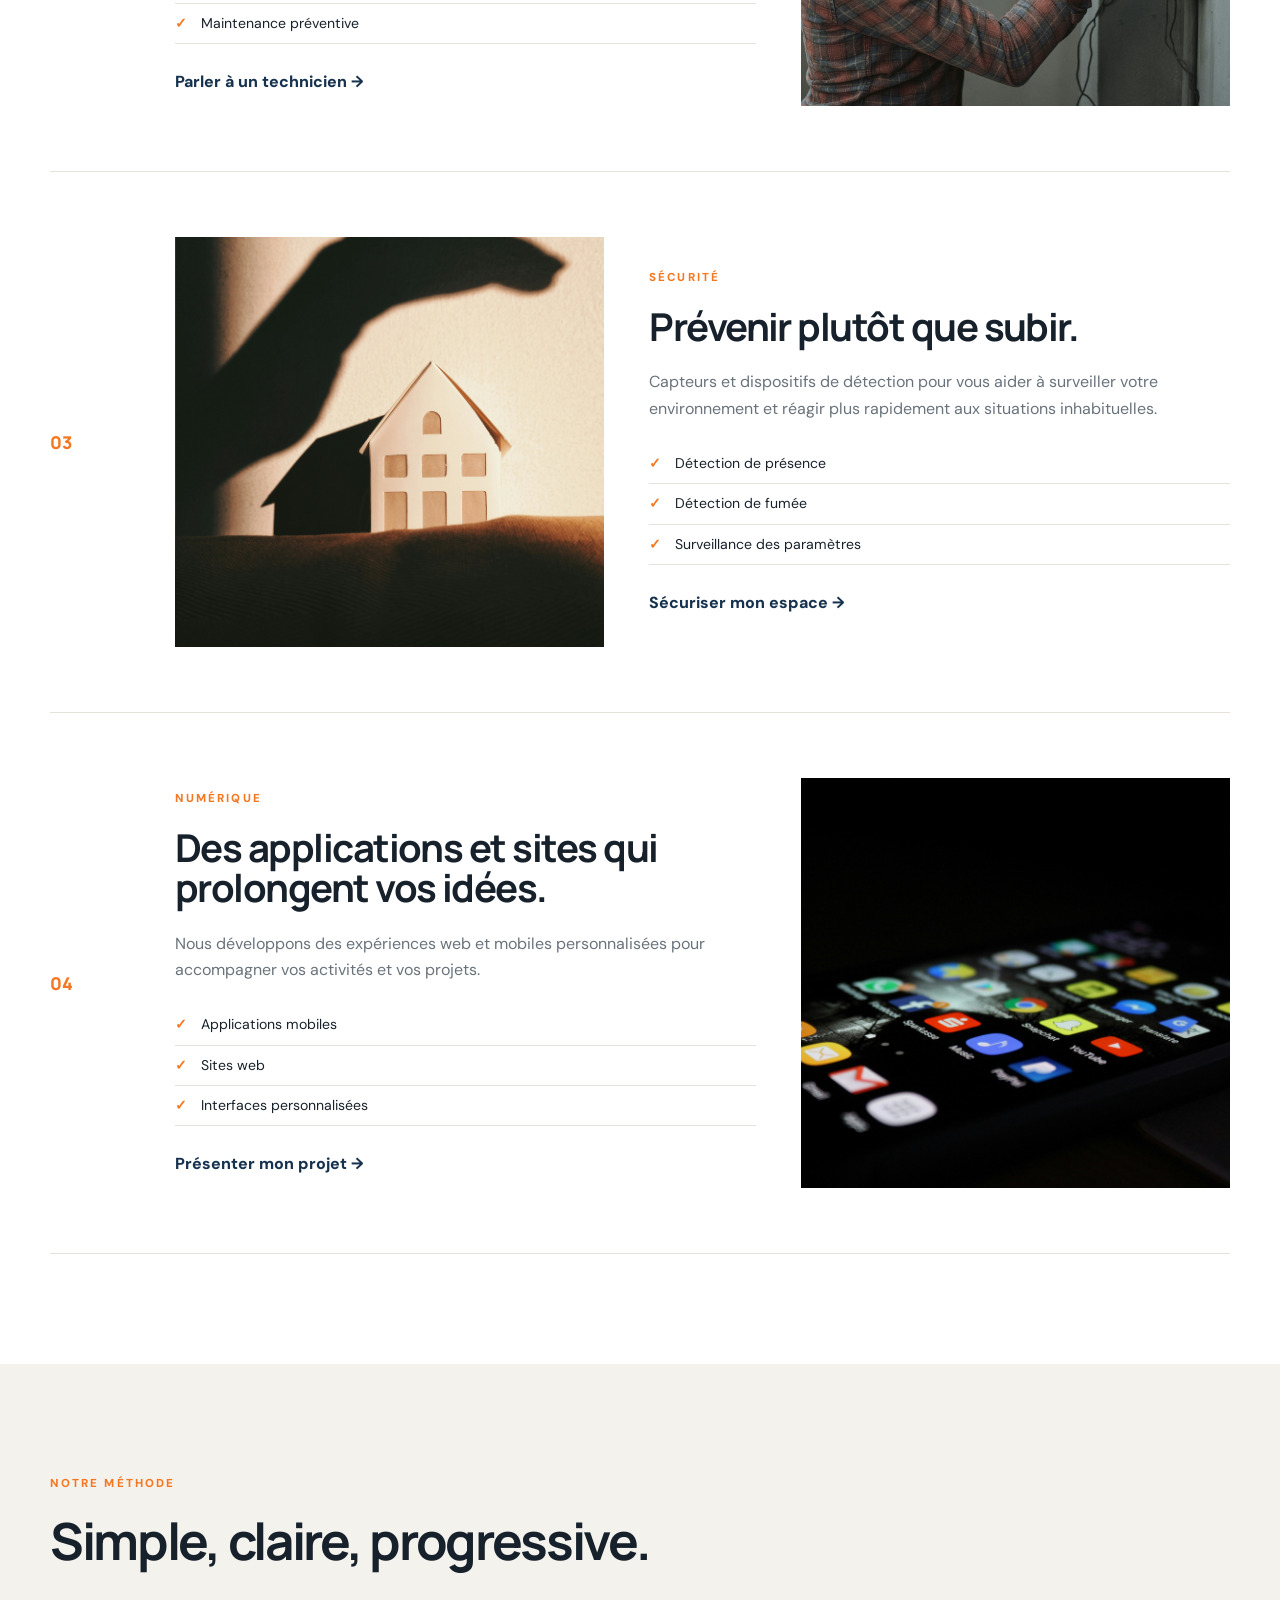
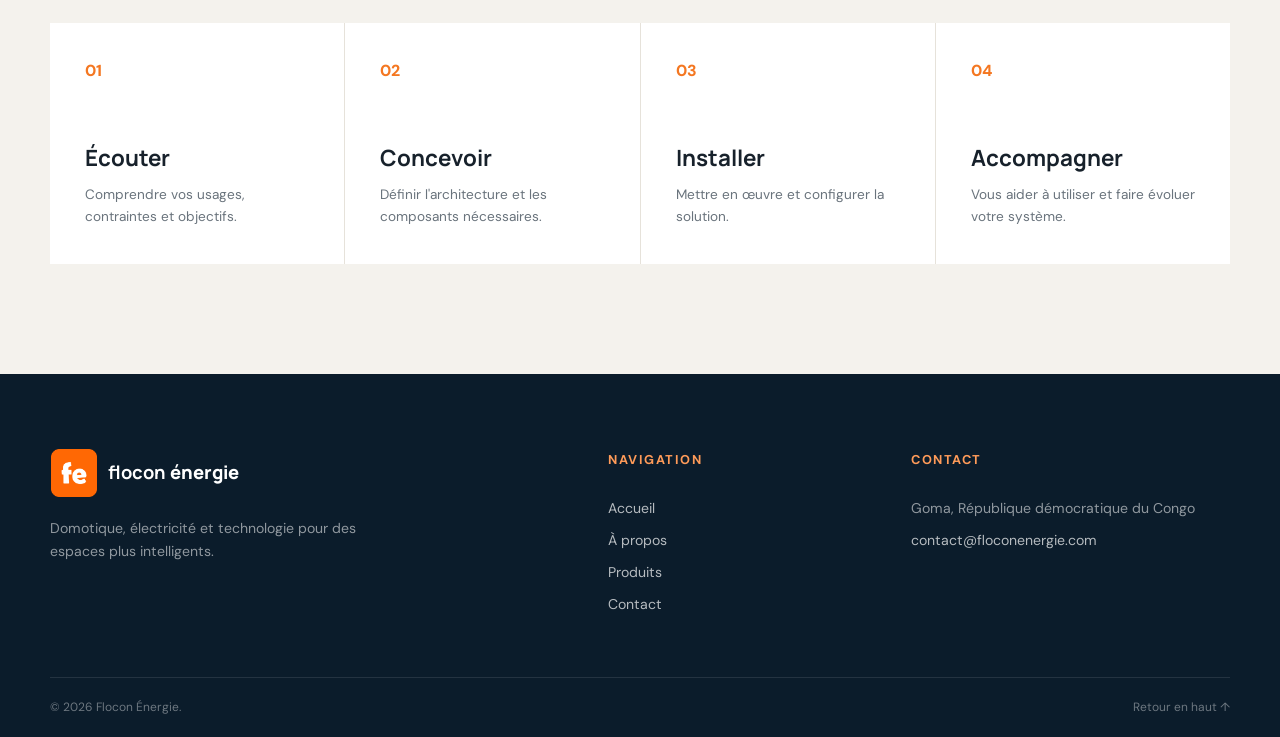
<file: services.html>
<!DOCTYPE html>
<html lang="fr">

<head>
    <meta charset="UTF-8">

    <meta
        name="viewport"
        content="width=device-width, initial-scale=1.0"
    >

    <meta
        name="description"
        content="Services Flocon Énergie : domotique, électricité, sécurité, maintenance et développement numérique."
    >

    <title>Services — Flocon Énergie</title>

    <link
        rel="icon"
        href="/assets/logo flocon energie.png"
    >

    <link
        rel="stylesheet"
        href="index.css"
    >

    <script
        defer
        src="script.js"
    ></script>
</head>

<body>
<div id="pageLoader" class="page-loader" aria-label="Chargement du site">
    <div class="loader-content">
        <img
            src="/assets/logo flocon energie.png"
            alt="Flocon Énergie"
            class="loader-logo"
        >

        <div class="loader-spinner"></div>

        <p class="loader-text">Chargement...</p>
    </div>
</div>
    <!-- =========================================
         HEADER / NAVIGATION
    ========================================== -->

    <header class="site-header inner-header">

        <div class="container nav-wrap">

            <a
                class="brand"
                href="index.html"
            >
                <img
                    src="/assets/logo flocon energie.png"
                    alt=""
                >

                <span>
                    flocon <b>énergie</b>
                </span>
            </a>

            <button
                class="menu-toggle"
                aria-label="Ouvrir le menu"
                aria-expanded="false"
            >
                <span></span>
                <span></span>
                <span></span>
            </button>

            <nav class="main-nav">

                <a href="index.html">
                    Accueil
                </a>

                <a href="a-propos.html">
                    À propos
                </a>

                <a href="produits.html">
                    Produits
                </a>

                <a
                    class="active"
                    href="services.html"
                >
                    Services
                </a>

                <a
                    class="nav-contact"
                    href="contact.html"
                >
                    Nous contacter
                    <span>↗</span>
                </a>

            </nav>

        </div>

    </header>


    <main>

        <!-- =========================================
             PAGE HERO
        ========================================== -->

        <section class="page-hero compact">

            <div class="container">

                <div class="eyebrow">
                    NOS SERVICES
                </div>

                <h1>
                    De l'idée à
                    <br>
                    <em>l'installation.</em>
                </h1>

                <p>
                    Une équipe polyvalente pour concevoir,
                    installer, connecter et maintenir vos
                    solutions technologiques.
                </p>

            </div>

        </section>


        <!-- =========================================
             SERVICES
        ========================================== -->

        <section class="service-list section">

            <div class="container">

                <!-- Service 01 : Domotique -->

                <article class="service-row">

                    <div class="service-num">
                        01
                    </div>

                    <div
                        class="service-image"
                        style="background-image: url('/assets/domo.jpg')"
                    ></div>

                    <div class="service-copy">

                        <div class="eyebrow">
                            DOMOTIQUE
                        </div>

                        <h2>
                            Rendez votre espace intelligent.
                        </h2>

                        <p>
                            Nous concevons des systèmes capables
                            de centraliser et automatiser vos
                            équipements : éclairage, sécurité,
                            capteurs et autres dispositifs.
                        </p>

                        <ul>
                            <li>
                                Étude du besoin
                            </li>

                            <li>
                                Installation des modules
                            </li>

                            <li>
                                Configuration et prise en main
                            </li>
                        </ul>

                        <a
                            class="text-link"
                            href="contact.html"
                        >
                            Discuter de mon installation →
                        </a>

                    </div>

                </article>


                <!-- Service 02 : Électricité -->

                <article class="service-row reverse">

                    <div class="service-num">
                        02
                    </div>

                    <div
                        class="service-image"
                        style="background-image: url('/assets/life.jpg')"
                    ></div>

                    <div class="service-copy">

                        <div class="eyebrow">
                            ÉLECTRICITÉ
                        </div>

                        <h2>
                            Une base électrique saine et maîtrisée.
                        </h2>

                        <p>
                            Installation et amélioration des systèmes
                            électriques domestiques avec une attention
                            portée à la sécurité, au confort et à la
                            maintenance.
                        </p>

                        <ul>
                            <li>
                                Installation électrique
                            </li>

                            <li>
                                Diagnostic et optimisation
                            </li>

                            <li>
                                Maintenance préventive
                            </li>
                        </ul>

                        <a
                            class="text-link"
                            href="contact.html"
                        >
                            Parler à un technicien →
                        </a>

                    </div>

                </article>


                <!-- Service 03 : Sécurité -->

                <article class="service-row">

                    <div class="service-num">
                        03
                    </div>

                    <div
                        class="service-image"
                        style="background-image: url('/assets/protection.jpg')"
                    ></div>

                    <div class="service-copy">

                        <div class="eyebrow">
                            SÉCURITÉ
                        </div>

                        <h2>
                            Prévenir plutôt que subir.
                        </h2>

                        <p>
                            Capteurs et dispositifs de détection
                            pour vous aider à surveiller votre
                            environnement et réagir plus rapidement
                            aux situations inhabituelles.
                        </p>

                        <ul>
                            <li>
                                Détection de présence
                            </li>

                            <li>
                                Détection de fumée
                            </li>

                            <li>
                                Surveillance des paramètres
                            </li>
                        </ul>

                        <a
                            class="text-link"
                            href="contact.html"
                        >
                            Sécuriser mon espace →
                        </a>

                    </div>

                </article>


                <!-- Service 04 : Numérique -->

                <article class="service-row reverse">

                    <div class="service-num">
                        04
                    </div>

                    <div
                        class="service-image"
                        style="background-image: url('/assets/site&apps.jpg')"
                    ></div>

                    <div class="service-copy">

                        <div class="eyebrow">
                            NUMÉRIQUE
                        </div>

                        <h2>
                            Des applications et sites qui
                            prolongent vos idées.
                        </h2>

                        <p>
                            Nous développons des expériences web
                            et mobiles personnalisées pour accompagner
                            vos activités et vos projets.
                        </p>

                        <ul>
                            <li>
                                Applications mobiles
                            </li>

                            <li>
                                Sites web
                            </li>

                            <li>
                                Interfaces personnalisées
                            </li>
                        </ul>

                        <a
                            class="text-link"
                            href="contact.html"
                        >
                            Présenter mon projet →
                        </a>

                    </div>

                </article>

            </div>

        </section>


        <!-- =========================================
             PROCESSUS / MÉTHODE
        ========================================== -->

        <section class="process section">

            <div class="container">

                <div class="section-heading">

                    <div>

                        <div class="eyebrow">
                            NOTRE MÉTHODE
                        </div>

                        <h2>
                            Simple, claire, progressive.
                        </h2>

                    </div>

                </div>


                <div class="process-grid">

                    <!-- Étape 01 -->

                    <div>

                        <span>
                            01
                        </span>

                        <h3>
                            Écouter
                        </h3>

                        <p>
                            Comprendre vos usages, contraintes
                            et objectifs.
                        </p>

                    </div>


                    <!-- Étape 02 -->

                    <div>

                        <span>
                            02
                        </span>

                        <h3>
                            Concevoir
                        </h3>

                        <p>
                            Définir l'architecture et les composants
                            nécessaires.
                        </p>

                    </div>


                    <!-- Étape 03 -->

                    <div>

                        <span>
                            03
                        </span>

                        <h3>
                            Installer
                        </h3>

                        <p>
                            Mettre en œuvre et configurer la solution.
                        </p>

                    </div>


                    <!-- Étape 04 -->

                    <div>

                        <span>
                            04
                        </span>

                        <h3>
                            Accompagner
                        </h3>

                        <p>
                            Vous aider à utiliser et faire évoluer
                            votre système.
                        </p>

                    </div>

                </div>

            </div>

        </section>

    </main>


    <!-- =========================================
         FOOTER
    ========================================== -->

    <footer class="footer">

        <div class="container footer-grid">

            <!-- Brand -->

            <div>

                <a
                    class="brand footer-brand"
                    href="index.html"
                >
                    <img
                        src="/assets/logo flocon energie.png"
                        alt=""
                    >

                    <span>
                        flocon <b>énergie</b>
                    </span>
                </a>

                <p>
                    Domotique, électricité et technologie pour
                    des espaces plus intelligents.
                </p>

            </div>


            <!-- Navigation -->

            <div>

                <h4>
                    Navigation
                </h4>

                <a href="index.html">
                    Accueil
                </a>

                <a href="a-propos.html">
                    À propos
                </a>

                <a href="produits.html">
                    Produits
                </a>

                <a href="contact.html">
                    Contact
                </a>

            </div>


            <!-- Contact -->

            <div>

                <h4>
                    Contact
                </h4>

                <p>
                    Goma, République démocratique du Congo
                </p>

                <a href="mailto:lubulahubert@gmail.com">
                    contact@floconenergie.com
                </a>

            </div>

        </div>


        <!-- Footer bottom -->

        <div class="container footer-bottom">

            <span>
                ©
                <span id="year"></span>
                Flocon Énergie.
            </span>

            <a href="#top">
                Retour en haut ↑
            </a>

        </div>

    </footer>

</body>

</html>
</file>
<file: index.css>
@import url('https://fonts.googleapis.com/css2?family=DM+Sans:wght@400;500;600;700&family=Manrope:wght@500;600;700;800&display=swap');

/* =========================================================
   ROOT VARIABLES
   ========================================================= */

:root {
    --white: #fff;
    --cream: #fbfaf7;
    --paper: #f4f2ed;
    --ink: #17212b;
    --navy: #16324f;
    --navy-2: #0e2439;
    --orange: #f47721;
    --orange-dark: #d95f0c;
    --line: #e6e2da;
    --muted: #69737c;
    --shadow: 0 20px 60px rgba(19, 35, 49, 0.10);
    --radius: 24px;
}

/* =========================================================
   RESET & BASE
   ========================================================= */

* {
    box-sizing: border-box;
    margin: 0;
    padding: 0;
}

html {
    scroll-behavior: smooth;
}

body {
    font-family: 'DM Sans', Arial, sans-serif;
    color: var(--ink);
    background: var(--cream);
    line-height: 1.65;
}

a {
    text-decoration: none;
    color: inherit;
}

img {
    max-width: 100%;
    display: block;
}

button,
input,
select,
textarea {
    font: inherit;
}

/* =========================================================
   GLOBAL UTILITIES
   ========================================================= */

.container {
    width: min(1180px, calc(100% - 48px));
    margin: auto;
}

.section {
    padding: 110px 0;
}

.eyebrow {
    font-size: 0.72rem;
    letter-spacing: 0.18em;
    font-weight: 800;
    color: var(--orange);
    margin-bottom: 20px;
}

.eyebrow.light {
    color: #ffb071;
}

.light {
    color: #fff;
}

/* =========================================================
   HEADER & NAVIGATION
   ========================================================= */

.site-header {
    position: absolute;
    z-index: 20;
    top: 0;
    left: 0;
    width: 100%;
    padding: 22px 0;
    color: #fff;
}

.inner-header {
    position: relative;
    background: var(--white);
    color: var(--ink);
    border-bottom: 1px solid var(--line);
}

.nav-wrap {
    display: flex;
    align-items: center;
    justify-content: space-between;
    gap: 40px;
}

.brand {
    display: flex;
    align-items: center;
    gap: 10px;
    font-family: Manrope, sans-serif;
    font-weight: 700;
    font-size: 1.15rem;
}

.brand img {
    width: 48px;
    height: 48px;
    object-fit: contain;
}

.brand b {
    font-weight: 800;
}

.main-nav {
    display: flex;
    align-items: center;
    gap: 30px;
    font-size: 0.9rem;
    font-weight: 600;
}

.main-nav a {
    opacity: 0.88;
    position: relative;
}

.main-nav a:not(.nav-contact)::after {
    content: "";
    position: absolute;
    left: 0;
    right: 100%;
    bottom: -8px;
    height: 2px;
    background: var(--orange);
    transition: 0.25s;
}

.main-nav a:hover::after,
.main-nav a.active::after {
    right: 0;
}

.nav-contact {
    background: var(--orange);
    color: #fff !important;
    padding: 12px 18px;
    border-radius: 999px;
}

.nav-contact span {
    margin-left: 8px;
}

.menu-toggle {
    display: none;
    border: 0;
    background: none;
    width: 42px;
}

.menu-toggle span {
    display: block;
    height: 2px;
    background: currentColor;
    margin: 6px 0;
}

/* =========================================================
   HERO
   ========================================================= */

.hero {
    height: 860px;
    min-height: 760px;
    position: relative;
    overflow: hidden;
    background: var(--navy-2);
}

.hero-image {
    position: absolute;
    inset: 0;
    width: 100%;
    height: 100%;
    object-fit: cover;
}

.hero-overlay {
    position: absolute;
    inset: 0;
    background: linear-gradient(
        90deg,
        rgba(7, 22, 35, 0.86),
        rgba(7, 22, 35, 0.48) 52%,
        rgba(7, 22, 35, 0.08)
    );
}

.hero-content {
    position: relative;
    z-index: 2;
    padding-top: 205px;
    color: #fff;
}

.hero h1,
.page-hero h1,
.contact-hero h1 {
    font-family: Manrope, sans-serif;
    font-size: clamp(3.2rem, 7vw, 6.4rem);
    line-height: 1.02;
    letter-spacing: -0.055em;
    max-width: 850px;
}

.hero h1 em,
.page-hero h1 em,
.contact-hero h1 em {
    font-style: normal;
    color: #ff8a3c;
}

.hero-content > p {
    font-size: 1.12rem;
    max-width: 590px;
    margin: 28px 0;
    color: rgba(255, 255, 255, 0.84);
}

.hero-actions {
    display: flex;
    gap: 14px;
    flex-wrap: wrap;
}

.hero-note {
    margin-top: 40px;
    font-size: 0.82rem;
    color: rgba(255, 255, 255, 0.65);
    display: flex;
    gap: 9px;
    align-items: center;
}

.pulse {
    width: 8px;
    height: 8px;
    background: #65c99a;
    border-radius: 50%;
    box-shadow: 0 0 0 6px rgba(101, 201, 154, 0.12);
}

/* =========================================================
   BUTTONS
   ========================================================= */

.btn {
    display: inline-flex;
    align-items: center;
    justify-content: center;
    gap: 14px;
    border: 0;
    cursor: pointer;
    padding: 15px 22px;
    border-radius: 999px;
    font-weight: 700;
    font-size: 0.9rem;
    transition: 0.25s;
}

.btn-primary {
    background: var(--orange);
    color: #fff;
}

.btn-primary:hover {
    background: var(--orange-dark);
    transform: translateY(-2px);
}

.btn-ghost {
    border: 1px solid rgba(255, 255, 255, 0.4);
    color: #fff;
    background: rgba(255, 255, 255, 0.08);
    backdrop-filter: blur(10px);
}

.btn-ghost:hover {
    background: #fff;
    color: var(--navy);
}

.btn-dark {
    background: var(--navy);
    color: #fff;
}

.btn-dark:hover {
    background: var(--navy-2);
    transform: translateY(-2px);
}

.btn-light {
    background: #fff;
    color: var(--navy);
}

.btn-light:hover {
    transform: translateY(-2px);
}

/* =========================================================
   HERO STATS
   ========================================================= */

.hero-stats {
    position: absolute;
    z-index: 3;
    bottom: 0;
    left: 50%;
    transform: translateX(-50%);
    display: flex;
    border-top: 1px solid rgba(255, 255, 255, 0.18);
    color: #fff;
}

.hero-stats > div {
    flex: 1;
    padding: 24px 30px;
    display: flex;
    gap: 18px;
    align-items: center;
    border-right: 1px solid rgba(255, 255, 255, 0.18);
    background: rgba(7, 22, 35, 0.22);
    backdrop-filter: blur(8px);
}

.hero-stats strong {
    font-family: Manrope;
    font-size: 1.5rem;
    color: var(--orange);
}

.hero-stats span {
    font-size: 0.78rem;
    line-height: 1.35;
    color: rgba(255, 255, 255, 0.72);
}

/* =========================================================
   INTRO / TWO COLUMNS
   ========================================================= */

.two-col {
    display: grid;
    grid-template-columns: 1fr 1fr;
    gap: 100px;
}

.intro h2,
.section-heading h2,
.trust h2,
.story h2,
.values h2,
.team h2 {
    font-family: Manrope, sans-serif;
    font-size: clamp(2.2rem, 4vw, 4rem);
    line-height: 1.08;
    letter-spacing: -0.045em;
}

.intro-copy {
    padding-top: 45px;
    max-width: 550px;
}

.intro-copy p,
.rich-copy p {
    font-size: 1.05rem;
    color: var(--muted);
    margin-bottom: 24px;
}

.text-link {
    font-weight: 800;
    color: var(--navy);
    display: inline-flex;
    gap: 12px;
    align-items: center;
}

.text-link span {
    color: var(--orange);
    transition: 0.2s;
}

.text-link:hover span {
    transform: translateX(5px);
}

/* =========================================================
   FEATURE SECTION
   ========================================================= */

.feature-grid {
    display: grid;
    grid-template-columns: 1fr 1fr;
    min-height: 650px;
}

.feature-image {
    min-height: 650px;
    background-size: cover;
    background-position: center;
    position: relative;
}

.feature-shade {
    position: absolute;
    inset: 0;
    background: linear-gradient(
        180deg,
        rgba(9, 28, 45, 0.05),
        rgba(9, 28, 45, 0.88)
    );
}

.feature-content {
    position: absolute;
    z-index: 2;
    bottom: 55px;
    left: 55px;
    right: 55px;
}

.feature-number {
    font-size: 0.72rem;
    letter-spacing: 0.18em;
    font-weight: 800;
    color: #fff;
}

.feature-number.orange {
    color: var(--orange);
}

.feature-content h3,
.feature-card h3 {
    font-family: Manrope;
    font-size: 2.2rem;
    line-height: 1.1;
    margin: 12px 0;
}

.feature-content p,
.feature-card > p {
    max-width: 510px;
    color: rgba(255, 255, 255, 0.76);
}

.circle-link {
    display: grid;
    place-items: center;
    width: 52px;
    height: 52px;
    border: 1px solid rgba(255, 255, 255, 0.45);
    border-radius: 50%;
    margin-top: 28px;
    color: #fff;
}

.feature-card {
    padding: 80px clamp(45px, 7vw, 100px);
    background: #fff;
}

.feature-card h3 {
    color: var(--navy);
}

.feature-card > p {
    color: var(--muted);
    font-size: 1rem;
}

.feature-icon {
    font-size: 4rem;
    color: var(--orange);
    line-height: 1;
    margin: 35px 0 5px;
}

.check-list {
    list-style: none;
    margin: 30px 0;
    color: var(--ink);
    font-weight: 600;
}

.check-list li {
    padding: 11px 0;
    border-bottom: 1px solid var(--line);
}

.check-list li::before {
    content: "✓";
    color: var(--orange);
    margin-right: 12px;
}

.feature-card .text-link {
    margin-top: 12px;
}

/* =========================================================
   SOLUTIONS
   ========================================================= */

.solutions {
    background: var(--paper);
}

.section-heading {
    display: flex;
    justify-content: space-between;
    gap: 50px;
    align-items: end;
    margin-bottom: 55px;
}

.section-heading > p {
    max-width: 440px;
    color: var(--muted);
}

.solution-grid {
    display: grid;
    grid-template-columns: repeat(4, 1fr);
    gap: 16px;
}

.solution-card {
    background: #fff;
    border: 1px solid var(--line);
    padding: 30px;
    min-height: 285px;
    display: flex;
    flex-direction: column;
    transition: 0.3s;
}

.solution-card:hover {
    transform: translateY(-7px);
    box-shadow: var(--shadow);
}

.solution-card.featured {
    background: var(--navy);
    color: #fff;
    border-color: var(--navy);
}

.solution-card > span {
    font-size: 0.75rem;
    font-weight: 800;
    color: var(--orange);
}

.solution-card h3 {
    font-family: Manrope;
    font-size: 1.45rem;
    margin-top: auto;
    margin-bottom: 10px;
}

.solution-card p {
    font-size: 0.88rem;
    color: var(--muted);
    min-height: 68px;
}

.solution-card.featured p {
    color: rgba(255, 255, 255, 0.68);
}

.solution-card a {
    margin-top: 18px;
    font-weight: 800;
    color: var(--orange);
}

/* =========================================================
   PRODUCT BANNER
   ========================================================= */

.product-banner {
    display: grid;
    grid-template-columns: 1fr 1fr;
    background: #fff;
}

.product-banner-image {
    min-height: 620px;
    background-size: cover;
    background-position: center;
}

.product-banner-content {
    padding: 90px 9%;
    display: flex;
    flex-direction: column;
    justify-content: center;
}

.product-banner-content h2 {
    font-family: Manrope;
    font-size: clamp(2.3rem, 4vw, 4rem);
    line-height: 1.05;
    letter-spacing: -0.045em;
}

.product-banner-content p {
    color: var(--muted);
    margin: 25px 0 32px;
    max-width: 500px;
}

.product-banner-content .btn {
    align-self: flex-start;
}

/* =========================================================
   TRUST
   ========================================================= */

.trust {
    background: #fff;
}

.trust-grid {
    display: grid;
    grid-template-columns: 0.8fr 1.2fr;
    gap: 100px;
}

.trust-items {
    display: grid;
    grid-template-columns: 1fr 1fr;
    gap: 0 45px;
}

.trust-items > div {
    padding: 0 0 35px;
    border-bottom: 1px solid var(--line);
    margin-bottom: 35px;
}

.trust-items strong {
    color: var(--orange);
    font-size: 0.8rem;
}

.trust-items h3 {
    font-family: Manrope;
    margin: 8px 0;
}

.trust-items p {
    font-size: 0.9rem;
    color: var(--muted);
}

/* =========================================================
   CTA
   ========================================================= */

.cta {
    background: var(--navy);
    color: #fff;
    padding: 80px 0;
}

.cta-inner {
    display: flex;
    align-items: center;
    justify-content: space-between;
    gap: 50px;
}

.cta h2 {
    font-family: Manrope;
    font-size: clamp(2rem, 4vw, 3.6rem);
    line-height: 1.05;
    max-width: 700px;
    letter-spacing: -0.04em;
}

/* =========================================================
   FOOTER
   ========================================================= */

.footer {
    background: #0b1c2b;
    color: #fff;
    padding: 75px 0 20px;
}

.footer-grid {
    display: grid;
    grid-template-columns: 1.5fr 0.7fr 1fr;
    gap: 80px;
}

.footer-brand {
    margin-bottom: 20px;
}

.footer-grid > div > p {
    color: rgba(255, 255, 255, 0.55);
    max-width: 360px;
    font-size: 0.88rem;
}

.footer-grid h4 {
    font-size: 0.8rem;
    letter-spacing: 0.12em;
    text-transform: uppercase;
    color: #ff9b59;
    margin-bottom: 18px;
}

.footer-grid > div:not(:first-child) {
    display: flex;
    flex-direction: column;
    gap: 9px;
    font-size: 0.88rem;
    color: rgba(255, 255, 255, 0.7);
}

.footer-bottom {
    border-top: 1px solid rgba(255, 255, 255, 0.1);
    margin-top: 60px;
    padding-top: 20px;
    display: flex;
    justify-content: space-between;
    color: rgba(255, 255, 255, 0.4);
    font-size: 0.75rem;
}

/* =========================================================
   PAGE HERO
   ========================================================= */

.page-hero {
    background: var(--navy);
    color: #fff;
    padding: 125px 0 100px;
}

.page-hero.compact {
    padding: 100px 0 85px;
}

.page-hero p,
.contact-hero p {
    max-width: 650px;
    margin-top: 25px;
    color: rgba(255, 255, 255, 0.68);
    font-size: 1.05rem;
}

/* =========================================================
   STORY / ABOUT
   ========================================================= */

.story {
    background: #fff;
}

.rich-copy {
    padding-top: 25px;
}

.about-image {
    min-height: 570px;
    background:
        linear-gradient(
            90deg,
            rgba(9, 28, 45, 0.82),
            rgba(9, 28, 45, 0.2)
        ),
        url('life.jpg') center / cover;
    display: flex;
    align-items: center;
}

.about-image-inner {
    width: min(1180px, calc(100% - 48px));
    margin: auto;
    color: #fff;
}

.about-image h2 {
    font-family: Manrope;
    font-size: clamp(2.5rem, 5vw, 5rem);
    line-height: 1.04;
    letter-spacing: -0.05em;
    max-width: 850px;
}

/* =========================================================
   VALUES
   ========================================================= */

.values {
    background: var(--paper);
}

.value-grid {
    display: grid;
    grid-template-columns: repeat(4, 1fr);
    gap: 1px;
    background: var(--line);
    border: 1px solid var(--line);
}

.value-grid article {
    background: #fff;
    padding: 35px;
    min-height: 260px;
}

.value-grid span {
    color: var(--orange);
    font-weight: 800;
}

.value-grid h3 {
    font-family: Manrope;
    font-size: 1.4rem;
    margin: 70px 0 10px;
}

.value-grid p {
    font-size: 0.88rem;
    color: var(--muted);
}

/* =========================================================
   TEAM
   ========================================================= */

.team {
    background: #fff;
}

.team-grid {
    display: grid;
    grid-template-columns: repeat(4, 1fr);
    gap: 20px;
}

.team-grid article {
    border: 1px solid var(--line);
    background: #fff;
    padding-bottom: 25px;
}

.team-grid img {
    width: 100%;
    height: 260px;
    object-fit: cover;
    background: var(--paper);
}

.team-grid h3 {
    font-family: Manrope;
    font-size: 1.05rem;
    padding: 20px 20px 5px;
}

.team-grid p {
    padding: 0 20px;
    color: var(--muted);
    font-size: 0.8rem;
}

/* =========================================================
   CATALOGUE
   ========================================================= */

.catalogue {
    background: var(--paper);
}

.catalogue-toolbar {
    display: flex;
    justify-content: space-between;
    align-items: end;
    margin-bottom: 35px;
}

.catalogue-toolbar h2 {
    font-family: Manrope;
    font-size: 2.5rem;
    line-height: 1;
}

.catalogue-note {
    font-size: 0.78rem;
    color: var(--muted);
}

.product-grid {
    display: grid;
    grid-template-columns: repeat(3, 1fr);
    gap: 18px;
}

.product-card {
    background: #fff;
    border: 1px solid var(--line);
    overflow: hidden;
}

.product-photo {
    height: 300px;
    background-size: cover;
    background-position: center;
    position: relative;
}

.product-tag {
    position: absolute;
    left: 18px;
    top: 18px;
    background: #fff;
    color: var(--navy);
    padding: 7px 11px;
    border-radius: 999px;
    font-size: 0.65rem;
    font-weight: 800;
    letter-spacing: 0.1em;
}

.app-photo {
    background: linear-gradient(135deg, #16324f, #274c69);
    display: grid;
    place-items: center;
    color: #fff;
}

.app-photo strong {
    font-family: Manrope;
    font-size: 5rem;
    letter-spacing: -0.08em;
}

.product-info {
    padding: 28px;
}

.product-index {
    font-size: 0.7rem;
    color: var(--orange);
    font-weight: 800;
}

.product-info h3 {
    font-family: Manrope;
    font-size: 1.4rem;
}

.product-info > div > p {
    color: var(--muted);
    font-size: 0.82rem;
}

.price {
    display: block;
    font-family: Manrope;
    font-size: 2rem;
    color: var(--navy);
    margin: 18px 0;
}

.price span {
    font-size: 1rem;
    color: var(--orange);
}

.product-description {
    font-size: 0.84rem;
    color: var(--muted);
    min-height: 85px;
    margin-bottom: 20px;
}

/* =========================================================
   SENSORS
   ========================================================= */

.sensor-heading {
    margin-top: 100px;
}

.sensor-grid {
    display: grid;
    grid-template-columns: repeat(4, 1fr);
    gap: 18px;
}

.sensor-card {
    height: 390px;
    background-size: cover;
    background-position: center;
    position: relative;
    overflow: hidden;
}

.sensor-card::after {
    content: "";
    position: absolute;
    inset: 0;
    background: linear-gradient(
        transparent 30%,
        rgba(7, 22, 35, 0.9)
    );
}

.sensor-card > div {
    position: absolute;
    z-index: 2;
    left: 25px;
    right: 25px;
    bottom: 25px;
    color: #fff;
}

.sensor-card span {
    font-size: 0.7rem;
    color: #ff9b59;
    font-weight: 800;
    letter-spacing: 0.14em;
}

.sensor-card p {
    font-size: 0.9rem;
    margin: 7px 0;
}

.sensor-card strong {
    font-family: Manrope;
    font-size: 1.7rem;
}

/* =========================================================
   INFO STRIP
   ========================================================= */

.info-strip {
    background: var(--orange);
    padding: 70px 0;
    color: #fff;
}

.info-strip .container {
    display: flex;
    align-items: center;
    justify-content: space-between;
    gap: 40px;
}

.info-strip h2 {
    font-family: Manrope;
    font-size: 2.5rem;
    line-height: 1.1;
    max-width: 720px;
}

/* =========================================================
   SERVICES
   ========================================================= */

.service-list {
    background: #fff;
}

.service-row {
    display: grid;
    grid-template-columns: 80px 0.85fr 1.15fr;
    gap: 45px;
    align-items: center;
    padding: 65px 0;
    border-bottom: 1px solid var(--line);
}

.service-row.reverse {
    grid-template-columns: 80px 1.15fr 0.85fr;
}

.service-row.reverse .service-image {
    order: 2;
}

.service-row.reverse .service-copy {
    order: 1;
}

.service-num {
    font-family: Manrope;
    font-weight: 800;
    color: var(--orange);
    font-size: 1.1rem;
}

.service-image {
    height: 410px;
    background-size: cover;
    background-position: center;
}

.service-copy h2 {
    font-family: Manrope;
    font-size: clamp(2rem, 3vw, 3.3rem);
    line-height: 1.05;
    letter-spacing: -0.04em;
}

.service-copy p {
    color: var(--muted);
    margin: 22px 0;
}

.service-copy ul {
    list-style: none;
    margin-bottom: 25px;
}

.service-copy li {
    padding: 8px 0;
    border-bottom: 1px solid var(--line);
    font-size: 0.88rem;
}

.service-copy li::before {
    content: "✓";
    color: var(--orange);
    font-weight: 800;
    margin-right: 10px;
}

/* =========================================================
   PROCESS
   ========================================================= */

.process {
    background: var(--paper);
}

.process-grid {
    display: grid;
    grid-template-columns: repeat(4, 1fr);
    gap: 1px;
    background: var(--line);
}

.process-grid > div {
    background: #fff;
    padding: 35px;
    min-height: 220px;
}

.process-grid span {
    color: var(--orange);
    font-weight: 800;
}

.process-grid h3 {
    font-family: Manrope;
    font-size: 1.4rem;
    margin: 55px 0 7px;
}

.process-grid p {
    color: var(--muted);
    font-size: 0.85rem;
}

/* =========================================================
   CONTACT
   ========================================================= */

.contact-hero {
    background: var(--navy);
    color: #fff;
    padding: 100px 0;
}

.contact-section {
    background: var(--paper);
}

.contact-grid {
    display: grid;
    grid-template-columns: 0.8fr 1.2fr;
    gap: 90px;
}

.contact-details h2 {
    font-family: Manrope;
    font-size: 3.2rem;
    line-height: 1.05;
    letter-spacing: -0.04em;
}

.contact-details > p {
    color: var(--muted);
    margin: 25px 0 40px;
}

.contact-item {
    display: flex;
    gap: 20px;
    padding: 18px 0;
    border-bottom: 1px solid var(--line);
}

.contact-item > span {
    color: var(--orange);
    font-weight: 800;
}

.contact-item small {
    display: block;
    color: var(--muted);
    font-size: 0.63rem;
    letter-spacing: 0.14em;
    font-weight: 800;
}

.contact-item strong,
.contact-item a {
    display: block;
    margin-top: 3px;
    font-size: 0.9rem;
}

/* =========================================================
   SOCIAL ICONS
   ========================================================= */

.socials {
    display: flex;
    flex-direction: row;
    align-items: center;
    justify-content: flex-start;
    gap: 10px;
    margin-top: 28px;
    width: 100%;
    flex-wrap: nowrap;
}

.social-icon {
    width: 36px;
    height: 36px;
    min-width: 36px;
    flex: 0 0 36px;

    display: flex;
    align-items: center;
    justify-content: center;

    border: 1px solid var(--line);
    border-radius: 50%;

    background: #fff;
    box-shadow: 0 4px 14px rgba(19, 35, 49, 0.06);

    overflow: hidden;

    transition:
        transform 0.2s ease,
        box-shadow 0.2s ease,
        border-color 0.2s ease;
}

.social-icon img {
    display: block;
    width: 16px;
    height: 16px;
    max-width: 16px;
    object-fit: contain;
}

.social-icon:hover {
    transform: translateY(-2px);
    border-color: rgba(244, 119, 33, 0.35);
    box-shadow: 0 7px 18px rgba(19, 35, 49, 0.10);
}

/* =========================================================
   CONTACT FORM
   ========================================================= */

.contact-form-card {
    background: #fff;
    padding: 42px;
    box-shadow: var(--shadow);
}

.form-top {
    display: flex;
    justify-content: space-between;
    gap: 20px;
    padding-bottom: 22px;
    border-bottom: 1px solid var(--line);
    margin-bottom: 25px;
}

.form-top span {
    font-size: 0.72rem;
    font-weight: 800;
    letter-spacing: 0.12em;
    color: var(--navy);
}

.form-top small {
    color: var(--muted);
}

form label {
    display: block;
    font-size: 0.75rem;
    font-weight: 800;
    color: var(--navy);
    margin-bottom: 18px;
}

form input,
form select,
form textarea {
    display: block;
    width: 100%;
    margin-top: 8px;
    border: 1px solid var(--line);
    background: var(--cream);
    padding: 14px 15px;
    outline: none;
    color: var(--ink);
    border-radius: 10px;
    font-size: 0.9rem;
    resize: vertical;
}

form input:focus,
form select:focus,
form textarea:focus {
    border-color: var(--orange);
    box-shadow: 0 0 0 3px rgba(244, 119, 33, 0.1);
}

.form-row {
    display: grid;
    grid-template-columns: 1fr 1fr;
    gap: 18px;
}

.full {
    width: 100%;
    margin-top: 8px;
}

.form-message {
    font-size: 0.82rem;
    margin-top: 15px;
    color: var(--orange);
    min-height: 20px;
}

/* =========================================================
   CONTACT BOTTOM
   ========================================================= */

.contact-bottom {
    background: var(--orange);
    color: #fff;
    padding: 90px 0;
}

.contact-bottom h2 {
    font-family: Manrope;
    font-size: clamp(2.4rem, 5vw, 4.5rem);
    line-height: 1.03;
    letter-spacing: -0.05em;
    max-width: 900px;
}

.contact-bottom p {
    margin-top: 20px;
    color: rgba(255, 255, 255, 0.75);
}

/* =========================================================
   TABLET RESPONSIVE — MAX 900PX
   ========================================================= */

@media (max-width: 900px) {

    .main-nav {
        gap: 16px;
    }

    .solution-grid,
    .team-grid {
        grid-template-columns: repeat(2, 1fr);
    }

    .sensor-grid {
        grid-template-columns: repeat(2, 1fr);
    }

    .two-col,
    .trust-grid,
    .contact-grid {
        grid-template-columns: 1fr;
        gap: 45px;
    }

    .trust-items {
        grid-template-columns: 1fr 1fr;
    }

    .product-grid {
        grid-template-columns: 1fr;
    }

    .service-row,
    .service-row.reverse {
        grid-template-columns: 45px 1fr;
    }

    .service-row .service-image,
    .service-row.reverse .service-image {
        grid-column: 2;
        order: 1;
    }

    .service-row .service-copy,
    .service-row.reverse .service-copy {
        grid-column: 2;
        order: 2;
    }

    .service-num {
        grid-row: 1 / 3;
    }

    .feature-card {
        padding: 60px 45px;
    }

    .footer-grid {
        grid-template-columns: 1fr 1fr;
    }

    .product-banner {
        grid-template-columns: 1fr;
    }

    .product-banner-image {
        min-height: 420px;
    }

    .hero {
        height: 800px;
    }

    /* Social icons remain horizontal */
    .socials {
        display: flex;
        flex-direction: row;
        align-items: center;
        justify-content: flex-start;
        gap: 10px;
        flex-wrap: nowrap;
    }

    .social-icon {
        width: 36px;
        height: 36px;
        min-width: 36px;
        flex: 0 0 36px;
    }
}

/* =========================================================
   MOBILE RESPONSIVE — MAX 680PX
   ========================================================= */

@media (max-width: 680px) {

    .container {
        width: min(100% - 32px, 1180px);
    }

    .site-header {
        padding: 13px 0;
    }

    .brand img {
        width: 42px;
        height: 42px;
    }

    .menu-toggle {
        display: block;
    }

    .main-nav {
        position: absolute;
        top: 68px;
        left: 16px;
        right: 16px;
        background: #fff;
        color: var(--ink);
        padding: 22px;
        display: none;
        flex-direction: column;
        align-items: stretch;
        box-shadow: var(--shadow);
        border-radius: 18px;
    }

    .site-header:not(.inner-header) .main-nav {
        background: var(--navy);
        color: #fff;
    }

    .main-nav.open {
        display: flex;
    }

    .nav-contact {
        text-align: center;
    }

    .hero {
        height: 790px;
        min-height: 720px;
    }

    .hero-content {
        padding-top: 150px;
    }

    .hero h1 {
        font-size: 3.4rem;
    }

    .hero-stats {
        display: none;
    }

    .section {
        padding: 75px 0;
    }

    .feature-grid {
        grid-template-columns: 1fr;
    }

    .feature-image {
        min-height: 520px;
    }

    .solution-grid,
    .team-grid,
    .sensor-grid,
    .process-grid {
        grid-template-columns: 1fr;
    }

    .section-heading,
    .cta-inner,
    .info-strip .container,
    .catalogue-toolbar {
        display: block;
    }

    .section-heading > p,
    .catalogue-note {
        margin-top: 20px;
    }

    .product-banner-content {
        padding: 65px 25px;
    }

    .product-banner-image {
        min-height: 350px;
    }

    .trust-items {
        grid-template-columns: 1fr;
    }

    .footer-grid {
        grid-template-columns: 1fr;
        gap: 40px;
    }

    .footer-bottom {
        display: block;
    }

    .footer-bottom a {
        display: block;
        margin-top: 10px;
    }

    .page-hero {
        padding: 85px 0 70px;
    }

    .page-hero h1,
    .contact-hero h1 {
        font-size: 3.2rem;
    }

    .value-grid {
        grid-template-columns: 1fr;
    }

    .service-row,
    .service-row.reverse {
        grid-template-columns: 1fr;
        gap: 20px;
    }

    .service-row .service-image,
    .service-row.reverse .service-image,
    .service-row .service-copy,
    .service-row.reverse .service-copy {
        grid-column: auto;
    }

    .service-row .service-image,
    .service-row.reverse .service-image {
        order: 1;
    }

    .service-row .service-copy,
    .service-row.reverse .service-copy {
        order: 2;
    }

    .service-num {
        grid-row: auto;
    }

    .form-row {
        grid-template-columns: 1fr;
    }

    .contact-form-card {
        padding: 25px;
    }

    .contact-details h2 {
        font-size: 2.4rem;
    }

    .about-image {
        min-height: 480px;
    }

    .hero-actions .btn {
        width: 100%;
    }

    /* =====================================================
       SOCIAL ICONS — MOBILE
       ===================================================== */

    .socials {
        display: flex;
        flex-direction: row;
        align-items: center;
        justify-content: flex-start;
        gap: 10px;
        flex-wrap: nowrap;
        width: 100%;
        margin-top: 22px;
    }

    .social-icon {
        width: 34px;
        height: 34px;
        min-width: 34px;
        flex: 0 0 34px;
    }

    .social-icon img {
        width: 15px;
        height: 15px;
        max-width: 15px;
    }
}


/* =========================================================
   PAGE LOADER
   ========================================================= */

.page-loader {
    position: fixed;
    inset: 0;
    z-index: 99999;

    display: flex;
    align-items: center;
    justify-content: center;

    background: #ffffff;

    opacity: 1;
    visibility: visible;

    transition:
        opacity 0.6s ease,
        visibility 0.6s ease;
}

.page-loader.is-hidden {
    opacity: 0;
    visibility: hidden;
    pointer-events: none;
}

.loader-content {
    display: flex;
    flex-direction: column;
    align-items: center;
    justify-content: center;

    text-align: center;
}

.loader-logo {
    display: block;

    width: 150px;
    max-width: 60vw;
    height: auto;

    margin-bottom: 28px;

    object-fit: contain;
}

.loader-spinner {
    width: 34px;
    height: 34px;

    border: 3px solid #e8e8e8;
    border-top-color: var(--orange);

    border-radius: 50%;

    animation: loaderSpin 0.85s linear infinite;
}

.loader-text {
    margin: 18px 0 0;

    font-family: "DM Sans", sans-serif;
    font-size: 13px;
    font-weight: 500;

    letter-spacing: 0.08em;
    text-transform: uppercase;

    color: var(--muted);
}

@keyframes loaderSpin {
    from {
        transform: rotate(0deg);
    }

    to {
        transform: rotate(360deg);
    }
}


/* =========================================================
   LOADER — MOBILE
   ========================================================= */

@media (max-width: 680px) {
    .loader-logo {
        width: 125px;
        margin-bottom: 24px;
    }

    .loader-spinner {
        width: 30px;
        height: 30px;

        border-width: 2.5px;
    }

    .loader-text {
        font-size: 11px;
    }
}
</file>
